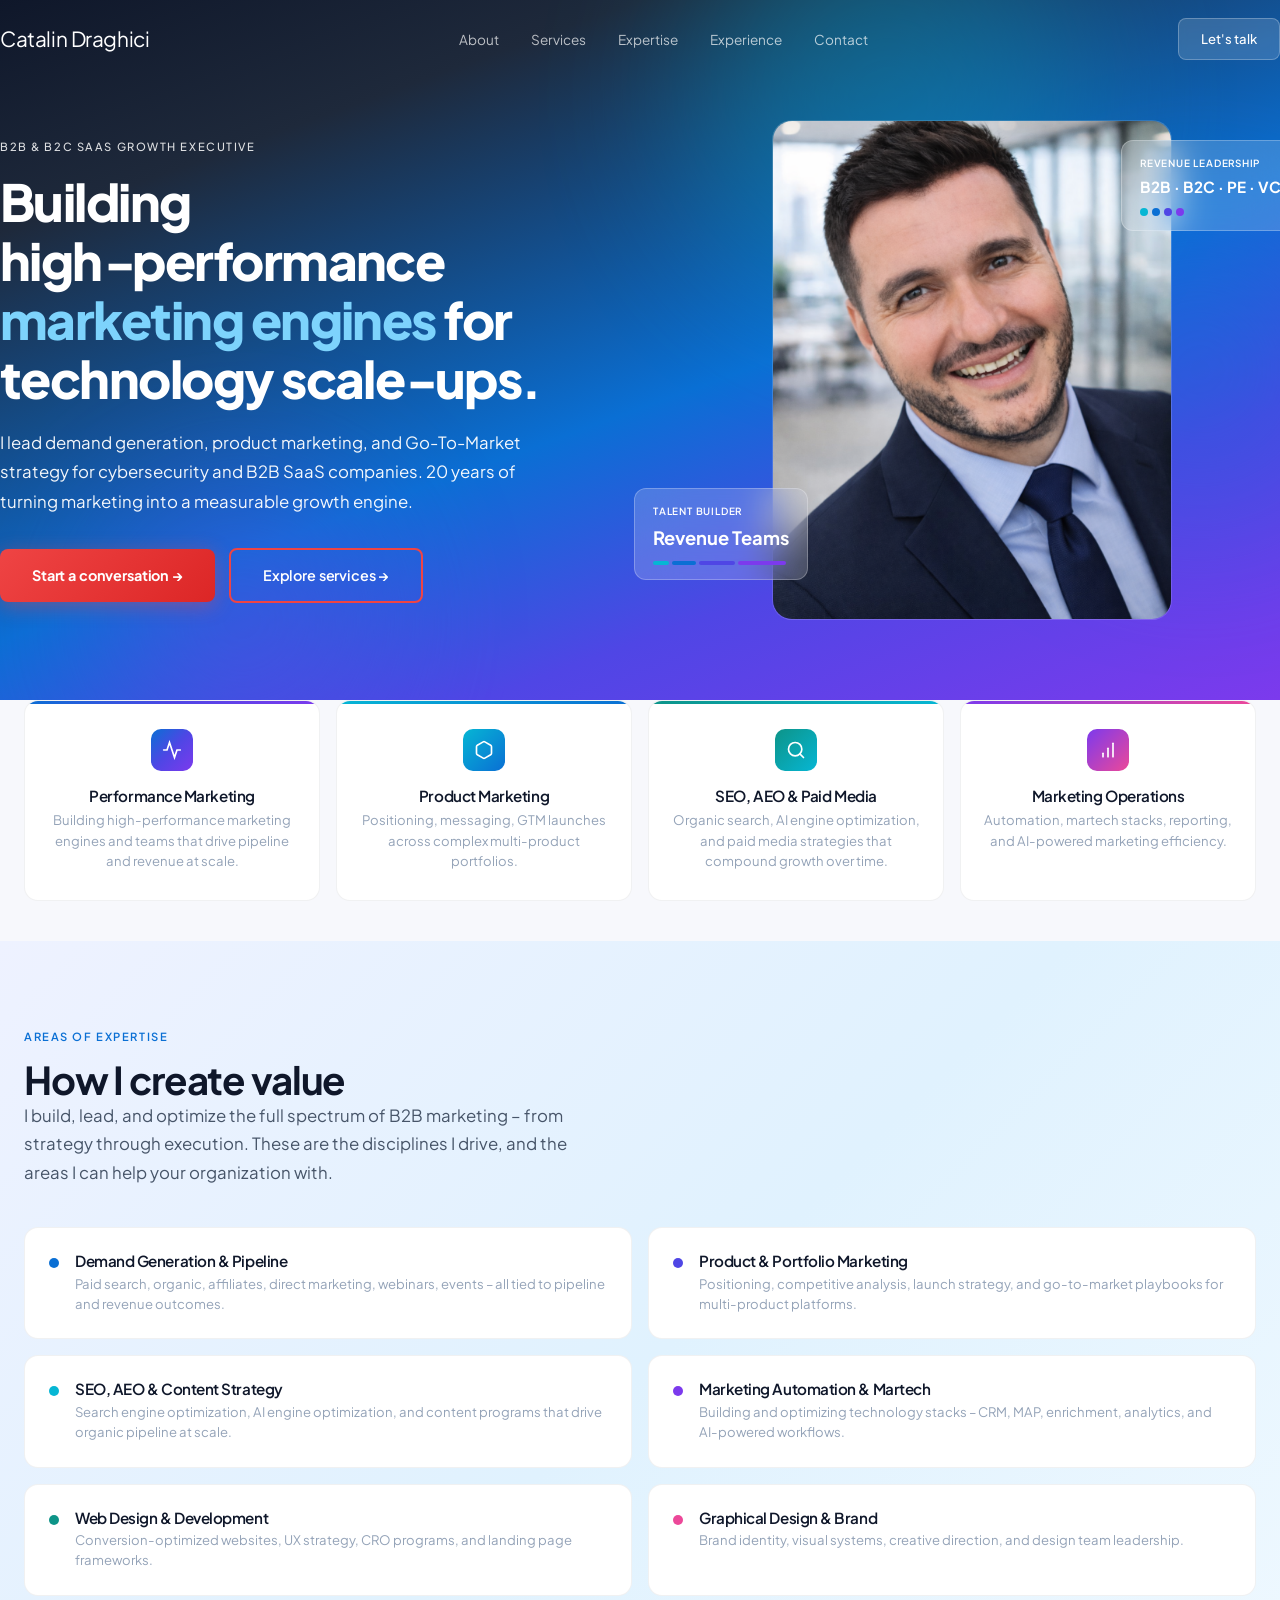
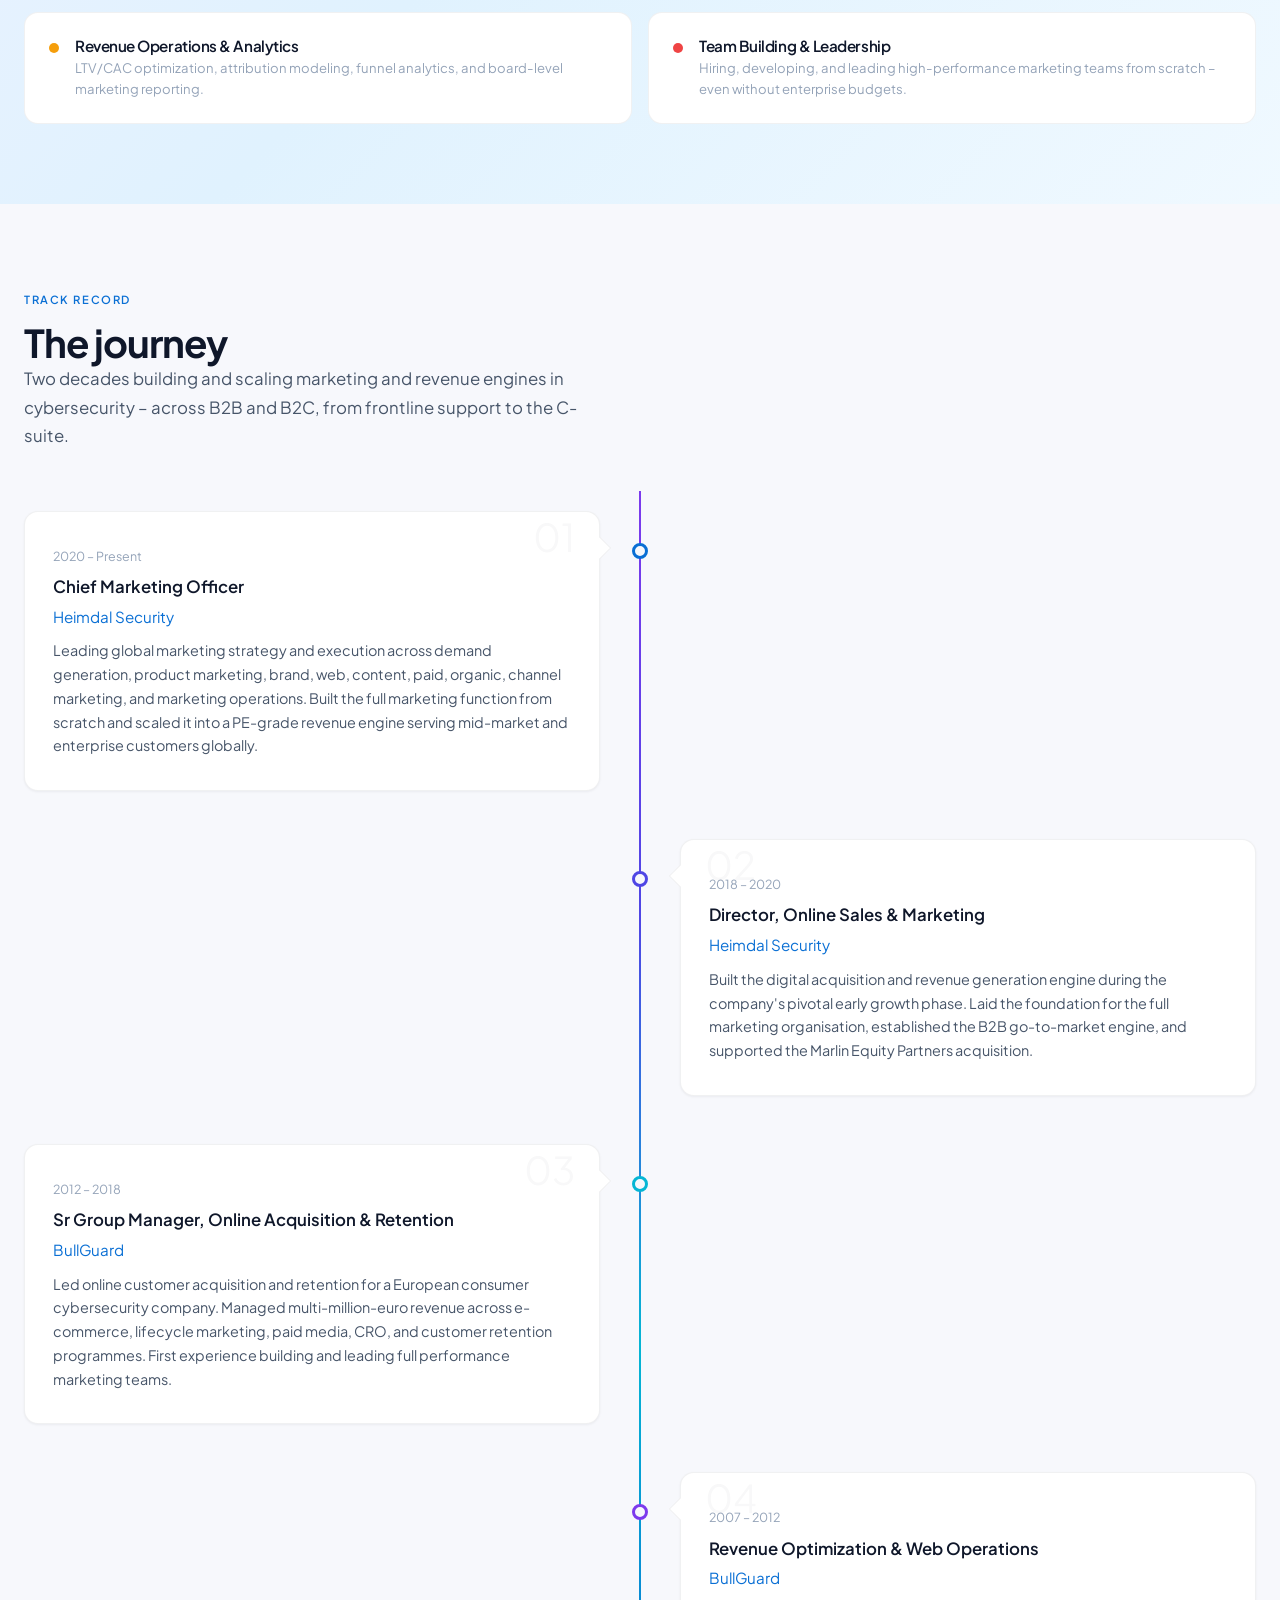
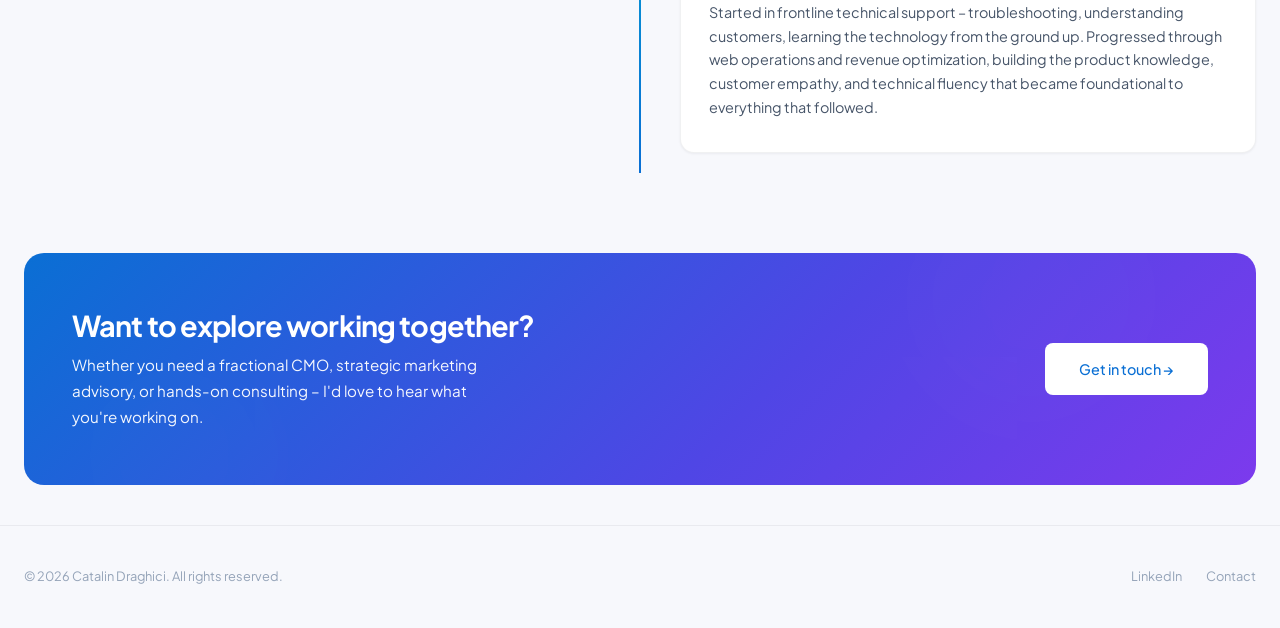
<file: index.html>
<!DOCTYPE html>
<html lang="en">
<head>
  <!-- Google tag (gtag.js) -->
  <script async src="https://www.googletagmanager.com/gtag/js?id=G-FLWECK4TRM"></script>
  <script>
    window.dataLayer = window.dataLayer || [];
    function gtag(){dataLayer.push(arguments);}
    gtag('js', new Date());
    gtag('config', 'G-FLWECK4TRM');
  </script>
  <meta charset="UTF-8">
  <meta name="viewport" content="width=device-width, initial-scale=1.0">
  <title>Catalin Draghici – B2B SaaS Growth Marketing Executive</title>
  <meta name="description" content="Catalin Draghici is a B2B SaaS marketing executive with 20 years in cybersecurity. Fractional CMO, growth advisory, and marketing consulting for technology scale-ups.">
  <meta name="keywords" content="Catalin Draghici, Fractional CMO, B2B SaaS marketing, cybersecurity marketing, demand generation, growth marketing, marketing consulting">
  <meta name="author" content="Catalin Draghici">
  <meta name="robots" content="index, follow">
  <link rel="canonical" href="https://catalindraghici.com/">
  <link rel="icon" type="image/x-icon" href="favicon.ico">
  <link rel="icon" type="image/png" sizes="32x32" href="img/favicon-32.png">
  <link rel="icon" type="image/png" sizes="192x192" href="img/favicon-192.png">
  <link rel="apple-touch-icon" href="img/apple-touch-icon.png">

  <!-- Open Graph -->
  <meta property="og:type" content="website">
  <meta property="og:title" content="Catalin Draghici – B2B SaaS Growth Marketing Executive">
  <meta property="og:description" content="Fractional CMO, growth advisory, and marketing consulting for B2B technology scale-ups. 20 years scaling cybersecurity businesses across Europe, US, and the Middle East.">
  <meta property="og:url" content="https://catalindraghici.com/">
  <meta property="og:site_name" content="Catalin Draghici">
  <meta property="og:image" content="https://www.catalindraghici.com/img/og-image.png">
  <meta property="og:image:width" content="1200">
  <meta property="og:image:height" content="630">

  <!-- Twitter Card -->
  <meta name="twitter:card" content="summary_large_image">
  <meta name="twitter:title" content="Catalin Draghici – B2B SaaS Growth Marketing Executive">
  <meta name="twitter:description" content="Fractional CMO, growth advisory, and marketing consulting for B2B technology scale-ups.">

  <!-- Schema.org Person Markup -->
  <script type="application/ld+json">
  {
    "@context": "https://schema.org",
    "@type": "Person",
    "name": "Catalin Draghici",
    "url": "https://catalindraghici.com",
    "jobTitle": "Chief Marketing Officer",
    "worksFor": {
      "@type": "Organization",
      "name": "Heimdal Security",
      "url": "https://www.heimdalsecurity.com"
    },
    "description": "B2B SaaS marketing executive with 20 years in cybersecurity. Specializes in demand generation, product marketing, and scaling technology businesses.",
    "knowsAbout": [
      "B2B SaaS Marketing",
      "Demand Generation",
      "Product Marketing",
      "Cybersecurity",
      "SEO",
      "AEO",
      "Marketing Automation",
      "Go-to-Market Strategy",
      "LTV/CAC Optimization",
      "Revenue Operations"
    ],
    "alumniOf": {
      "@type": "CollegeOrUniversity",
      "name": "University POLITEHNICA of Bucharest"
    },
    "sameAs": [
      "https://www.linkedin.com/in/catalin-draghici-37845a42/"
    ]
  }
  </script>

  <link rel="stylesheet" href="css/style.css">
</head>
<body>

  <!-- ===== NAVIGATION ===== -->
  <nav class="nav" role="navigation" aria-label="Main navigation">
    <div class="container nav-inner">
      <a href="/" class="nav-name">Catalin Draghici</a>
      <div class="nav-links">
        <a href="about.html">About</a>
        <a href="services.html">Services</a>
        <a href="/#expertise">Expertise</a>
        <a href="/#experience">Experience</a>
        <a href="contact.html">Contact</a>
      </div>
      <a href="contact.html" class="nav-cta">Let's talk</a>
      <button class="nav-toggle" aria-label="Toggle menu">
        <span></span><span></span><span></span>
      </button>
    </div>
  </nav>

  <!-- ===== HERO ===== -->
  <header class="hero">
    <div class="hero-gradient" aria-hidden="true"></div>
    <div class="hero-orbs" aria-hidden="true">
      <div class="orb orb-1"></div>
      <div class="orb orb-2"></div>
      <div class="orb orb-3"></div>
    </div>
    <div class="container hero-content">
      <div class="hero-left">
        <div class="hero-tag">B2B &amp; B2C SaaS Growth Executive</div>
        <h1>Building high&#8209;performance <em>marketing engines</em> for technology scale&#8209;ups.</h1>
        <p class="hero-sub">I lead demand generation, product marketing, and Go-To-Market strategy for cybersecurity and B2B SaaS companies. 20 years of turning marketing into a measurable growth engine.</p>
        <div class="hero-btns">
          <a href="contact.html" class="btn-white">Start a conversation &rarr;</a>
          <a href="services.html" class="btn-outline">Explore services &rarr;</a>
        </div>
      </div>
      <div class="hero-photo-wrap">
        <div class="hero-photo">
          <img src="img/catalin-draghici.png" alt="Catalin Draghici – B2B SaaS Marketing Executive" width="400" height="500">
        </div>
        <!-- Floating dashboard cards -->
        <div class="float-card fc-1">
          <div class="fc-label">Talent Builder</div>
          <div class="fc-value">Revenue Teams</div>
          <div class="fc-bar">
            <div class="fc-bar-seg" style="width:16px;background:#06B6D4"></div>
            <div class="fc-bar-seg" style="width:24px;background:#0A6FD4"></div>
            <div class="fc-bar-seg" style="width:36px;background:#4F46E5"></div>
            <div class="fc-bar-seg" style="width:48px;background:#7C3AED"></div>
          </div>
        </div>
        <div class="float-card fc-2">
          <div class="fc-label">Revenue Leadership</div>
          <div class="fc-value" style="font-size:0.95rem">B2B · B2C · PE · VC</div>
          <div class="fc-dots">
            <div class="fc-dot" style="background:#06B6D4"></div>
            <div class="fc-dot" style="background:#0A6FD4"></div>
            <div class="fc-dot" style="background:#4F46E5"></div>
            <div class="fc-dot" style="background:#7C3AED"></div>
          </div>
        </div>
      </div>
    </div>
  </header>

  <!-- ===== EXPERTISE CARDS ===== -->
  <section class="container">
    <div class="expertise-row">
      <div class="exp-card fade-in">
        <div class="exp-card-icon i1">
          <svg width="20" height="20" viewBox="0 0 24 24" fill="none" stroke="currentColor" stroke-width="2" stroke-linecap="round"><path d="M22 12h-4l-3 9L9 3l-3 9H2"/></svg>
        </div>
        <h3>Performance Marketing</h3>
        <p>Building high-performance marketing engines and teams that drive pipeline and revenue at scale.</p>
      </div>
      <div class="exp-card fade-in fade-in-delay-1">
        <div class="exp-card-icon i2">
          <svg width="20" height="20" viewBox="0 0 24 24" fill="none" stroke="currentColor" stroke-width="2" stroke-linecap="round"><path d="M21 16V8a2 2 0 0 0-1-1.73l-7-4a2 2 0 0 0-2 0l-7 4A2 2 0 0 0 3 8v8a2 2 0 0 0 1 1.73l7 4a2 2 0 0 0 2 0l7-4A2 2 0 0 0 21 16z"/></svg>
        </div>
        <h3>Product Marketing</h3>
        <p>Positioning, messaging, GTM launches across complex multi-product portfolios.</p>
      </div>
      <div class="exp-card fade-in fade-in-delay-2">
        <div class="exp-card-icon i3">
          <svg width="20" height="20" viewBox="0 0 24 24" fill="none" stroke="currentColor" stroke-width="2" stroke-linecap="round"><circle cx="11" cy="11" r="8"/><path d="m21 21-4.35-4.35"/></svg>
        </div>
        <h3>SEO, AEO &amp; Paid Media</h3>
        <p>Organic search, AI engine optimization, and paid media strategies that compound growth over time.</p>
      </div>
      <div class="exp-card fade-in fade-in-delay-3">
        <div class="exp-card-icon i4">
          <svg width="20" height="20" viewBox="0 0 24 24" fill="none" stroke="currentColor" stroke-width="2" stroke-linecap="round"><path d="M12 20V10"/><path d="M18 20V4"/><path d="M6 20v-4"/></svg>
        </div>
        <h3>Marketing Operations</h3>
        <p>Automation, martech stacks, reporting, and AI-powered marketing efficiency.</p>
      </div>
    </div>
  </section>

  <!-- ===== WHAT I DRIVE ===== -->
  <section id="expertise" class="section section-alt">
    <div class="container">
      <div class="section-tag fade-in">Areas of expertise</div>
      <h2 class="fade-in">How I create value</h2>
      <p class="section-sub fade-in">I build, lead, and optimize the full spectrum of B2B marketing – from strategy through execution. These are the disciplines I drive, and the areas I can help your organization with.</p>

      <div class="capabilities-grid">
        <div class="cap-item fade-in">
          <div class="cap-dot"></div>
          <div>
            <h4>Demand Generation &amp; Pipeline</h4>
            <p>Paid search, organic, affiliates, direct marketing, webinars, events – all tied to pipeline and revenue outcomes.</p>
          </div>
        </div>
        <div class="cap-item fade-in fade-in-delay-1">
          <div class="cap-dot"></div>
          <div>
            <h4>Product &amp; Portfolio Marketing</h4>
            <p>Positioning, competitive analysis, launch strategy, and go-to-market playbooks for multi-product platforms.</p>
          </div>
        </div>
        <div class="cap-item fade-in fade-in-delay-2">
          <div class="cap-dot"></div>
          <div>
            <h4>SEO, AEO &amp; Content Strategy</h4>
            <p>Search engine optimization, AI engine optimization, and content programs that drive organic pipeline at scale.</p>
          </div>
        </div>
        <div class="cap-item fade-in fade-in-delay-3">
          <div class="cap-dot"></div>
          <div>
            <h4>Marketing Automation &amp; Martech</h4>
            <p>Building and optimizing technology stacks – CRM, MAP, enrichment, analytics, and AI-powered workflows.</p>
          </div>
        </div>
        <div class="cap-item fade-in">
          <div class="cap-dot"></div>
          <div>
            <h4>Web Design &amp; Development</h4>
            <p>Conversion-optimized websites, UX strategy, CRO programs, and landing page frameworks.</p>
          </div>
        </div>
        <div class="cap-item fade-in fade-in-delay-1">
          <div class="cap-dot"></div>
          <div>
            <h4>Graphical Design &amp; Brand</h4>
            <p>Brand identity, visual systems, creative direction, and design team leadership.</p>
          </div>
        </div>
        <div class="cap-item fade-in fade-in-delay-2">
          <div class="cap-dot"></div>
          <div>
            <h4>Revenue Operations &amp; Analytics</h4>
            <p>LTV/CAC optimization, attribution modeling, funnel analytics, and board-level marketing reporting.</p>
          </div>
        </div>
        <div class="cap-item fade-in fade-in-delay-3">
          <div class="cap-dot"></div>
          <div>
            <h4>Team Building &amp; Leadership</h4>
            <p>Hiring, developing, and leading high-performance marketing teams from scratch – even without enterprise budgets.</p>
          </div>
        </div>
      </div>
    </div>
  </section>

  <!-- ===== EXPERIENCE JOURNEY (ZIG-ZAG) ===== -->
  <section id="experience" class="section">
    <div class="container">
      <div class="section-tag fade-in">Track record</div>
      <h2 class="fade-in">The journey</h2>
      <p class="section-sub fade-in">Two decades building and scaling marketing and revenue engines in cybersecurity – across B2B and B2C, from frontline support to the C-suite.</p>

      <div class="journey">
        <div class="journey-step fade-in">
          <div class="journey-card">
            <div class="journey-num">01</div>
            <div class="timeline-date">2020 – Present</div>
            <div class="timeline-role" style="margin-top:6px;">Chief Marketing Officer</div>
            <div class="timeline-co">Heimdal Security</div>
            <div class="timeline-desc">Leading global marketing strategy and execution across demand generation, product marketing, brand, web, content, paid, organic, channel marketing, and marketing operations. Built the full marketing function from scratch and scaled it into a PE-grade revenue engine serving mid-market and enterprise customers globally.</div>
          </div>
          <div class="journey-dot"></div>
        </div>
        <div class="journey-step fade-in fade-in-delay-1">
          <div class="journey-card">
            <div class="journey-num">02</div>
            <div class="timeline-date">2018 – 2020</div>
            <div class="timeline-role" style="margin-top:6px;">Director, Online Sales &amp; Marketing</div>
            <div class="timeline-co">Heimdal Security</div>
            <div class="timeline-desc">Built the digital acquisition and revenue generation engine during the company's pivotal early growth phase. Laid the foundation for the full marketing organisation, established the B2B go-to-market engine, and supported the Marlin Equity Partners acquisition.</div>
          </div>
          <div class="journey-dot"></div>
        </div>
        <div class="journey-step fade-in fade-in-delay-2">
          <div class="journey-card">
            <div class="journey-num">03</div>
            <div class="timeline-date">2012 – 2018</div>
            <div class="timeline-role" style="margin-top:6px;">Sr Group Manager, Online Acquisition &amp; Retention</div>
            <div class="timeline-co">BullGuard</div>
            <div class="timeline-desc">Led online customer acquisition and retention for a European consumer cybersecurity company. Managed multi-million-euro revenue across e-commerce, lifecycle marketing, paid media, CRO, and customer retention programmes. First experience building and leading full performance marketing teams.</div>
          </div>
          <div class="journey-dot"></div>
        </div>
        <div class="journey-step fade-in fade-in-delay-3">
          <div class="journey-card">
            <div class="journey-num">04</div>
            <div class="timeline-date">2007 – 2012</div>
            <div class="timeline-role" style="margin-top:6px;">Revenue Optimization &amp; Web Operations</div>
            <div class="timeline-co">BullGuard</div>
            <div class="timeline-desc">Started in frontline technical support – troubleshooting, understanding customers, learning the technology from the ground up. Progressed through web operations and revenue optimization, building the product knowledge, customer empathy, and technical fluency that became foundational to everything that followed.</div>
          </div>
          <div class="journey-dot"></div>
        </div>
      </div>
    </div>
  </section>

  <!-- ===== CTA BAND ===== -->
  <section class="container">
    <div class="cta-band">
      <div class="orb cta-orb-1" aria-hidden="true"></div>
      <div class="orb cta-orb-2" aria-hidden="true"></div>
      <div class="cta-text">
        <h2>Want to explore working together?</h2>
        <p>Whether you need a fractional CMO, strategic marketing advisory, or hands-on consulting – I'd love to hear what you're working on.</p>
      </div>
      <a href="contact.html" class="btn-cta">Get in touch &rarr;</a>
    </div>
  </section>

  <!-- ===== FOOTER ===== -->
  <footer class="footer">
    <div class="container footer-inner">
      <span class="footer-copy">&copy; 2026 Catalin Draghici. All rights reserved.</span>
      <div class="footer-links">
        <a href="https://www.linkedin.com/in/catalin-draghici-37845a42/" target="_blank" rel="noopener">LinkedIn</a>
        <a href="contact.html">Contact</a>
      </div>
    </div>
  </footer>

  <script src="js/main.js"></script>
</body>
</html>
</file>
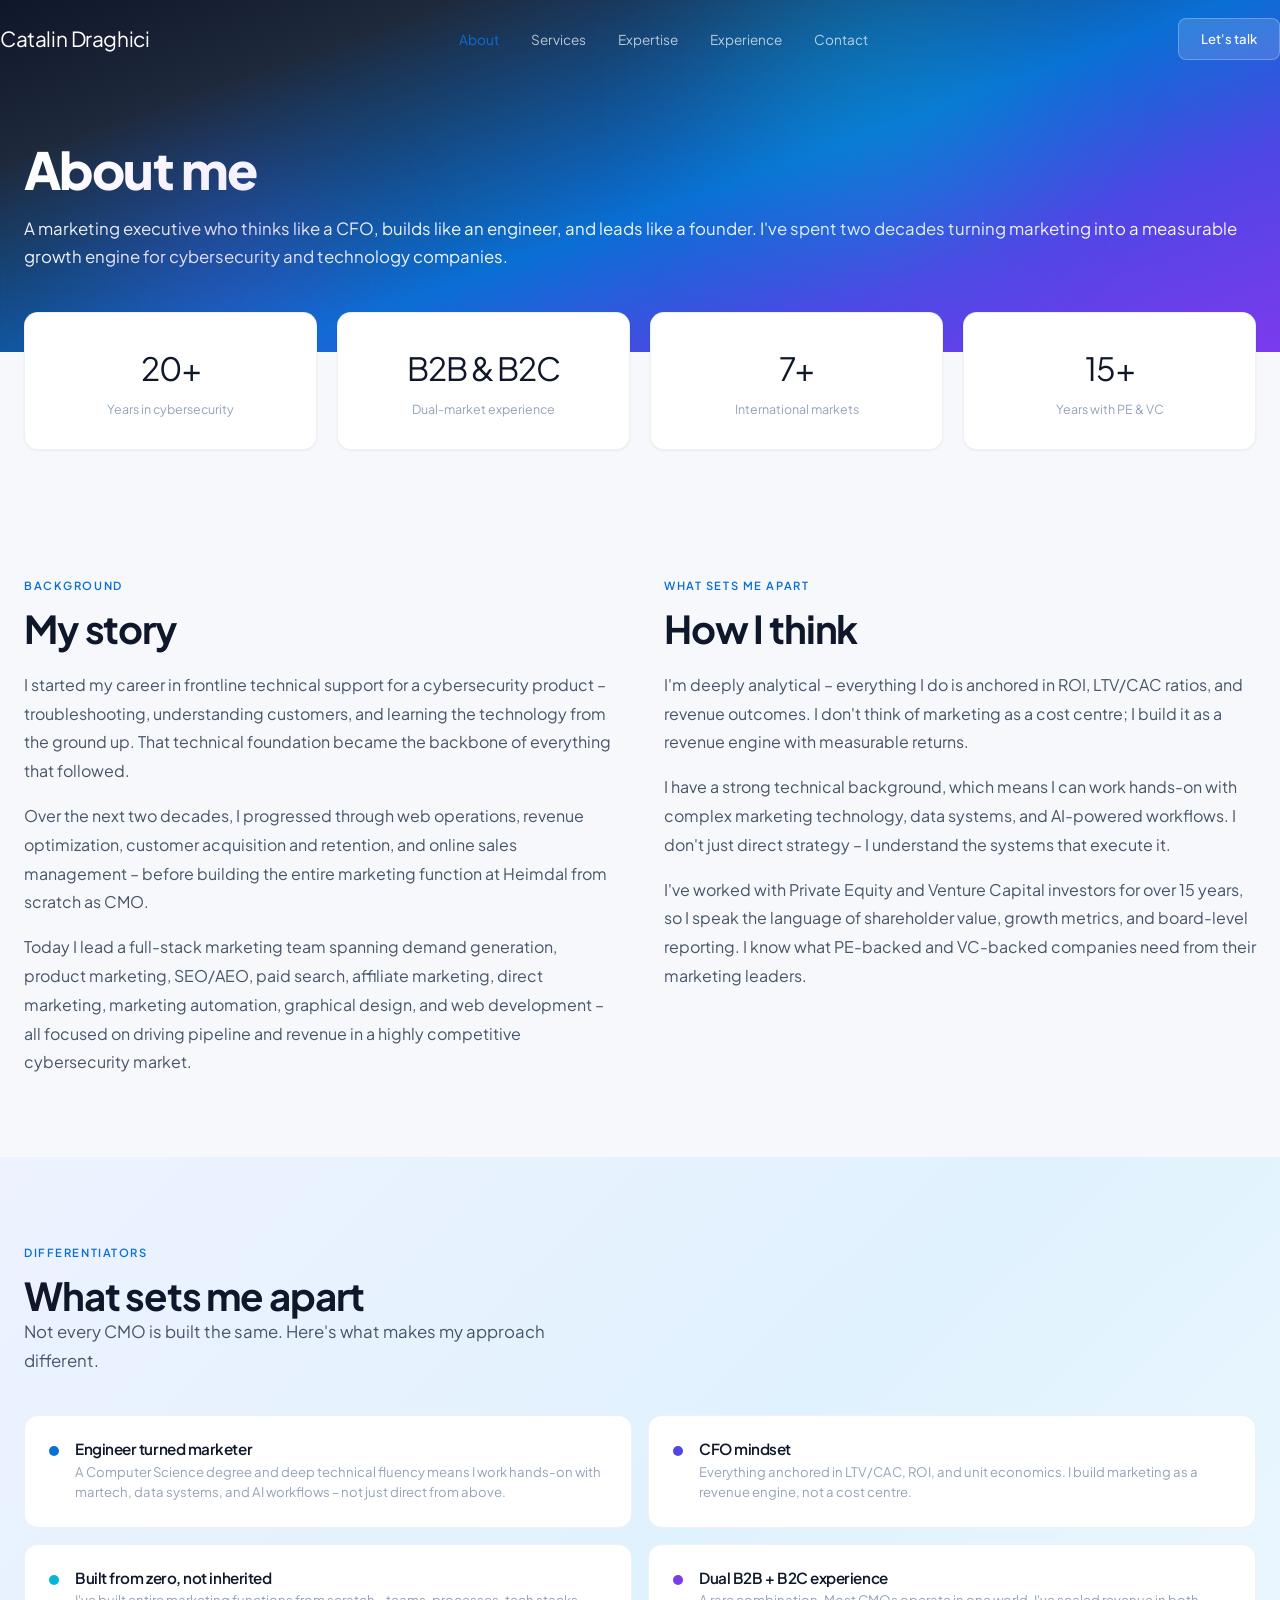
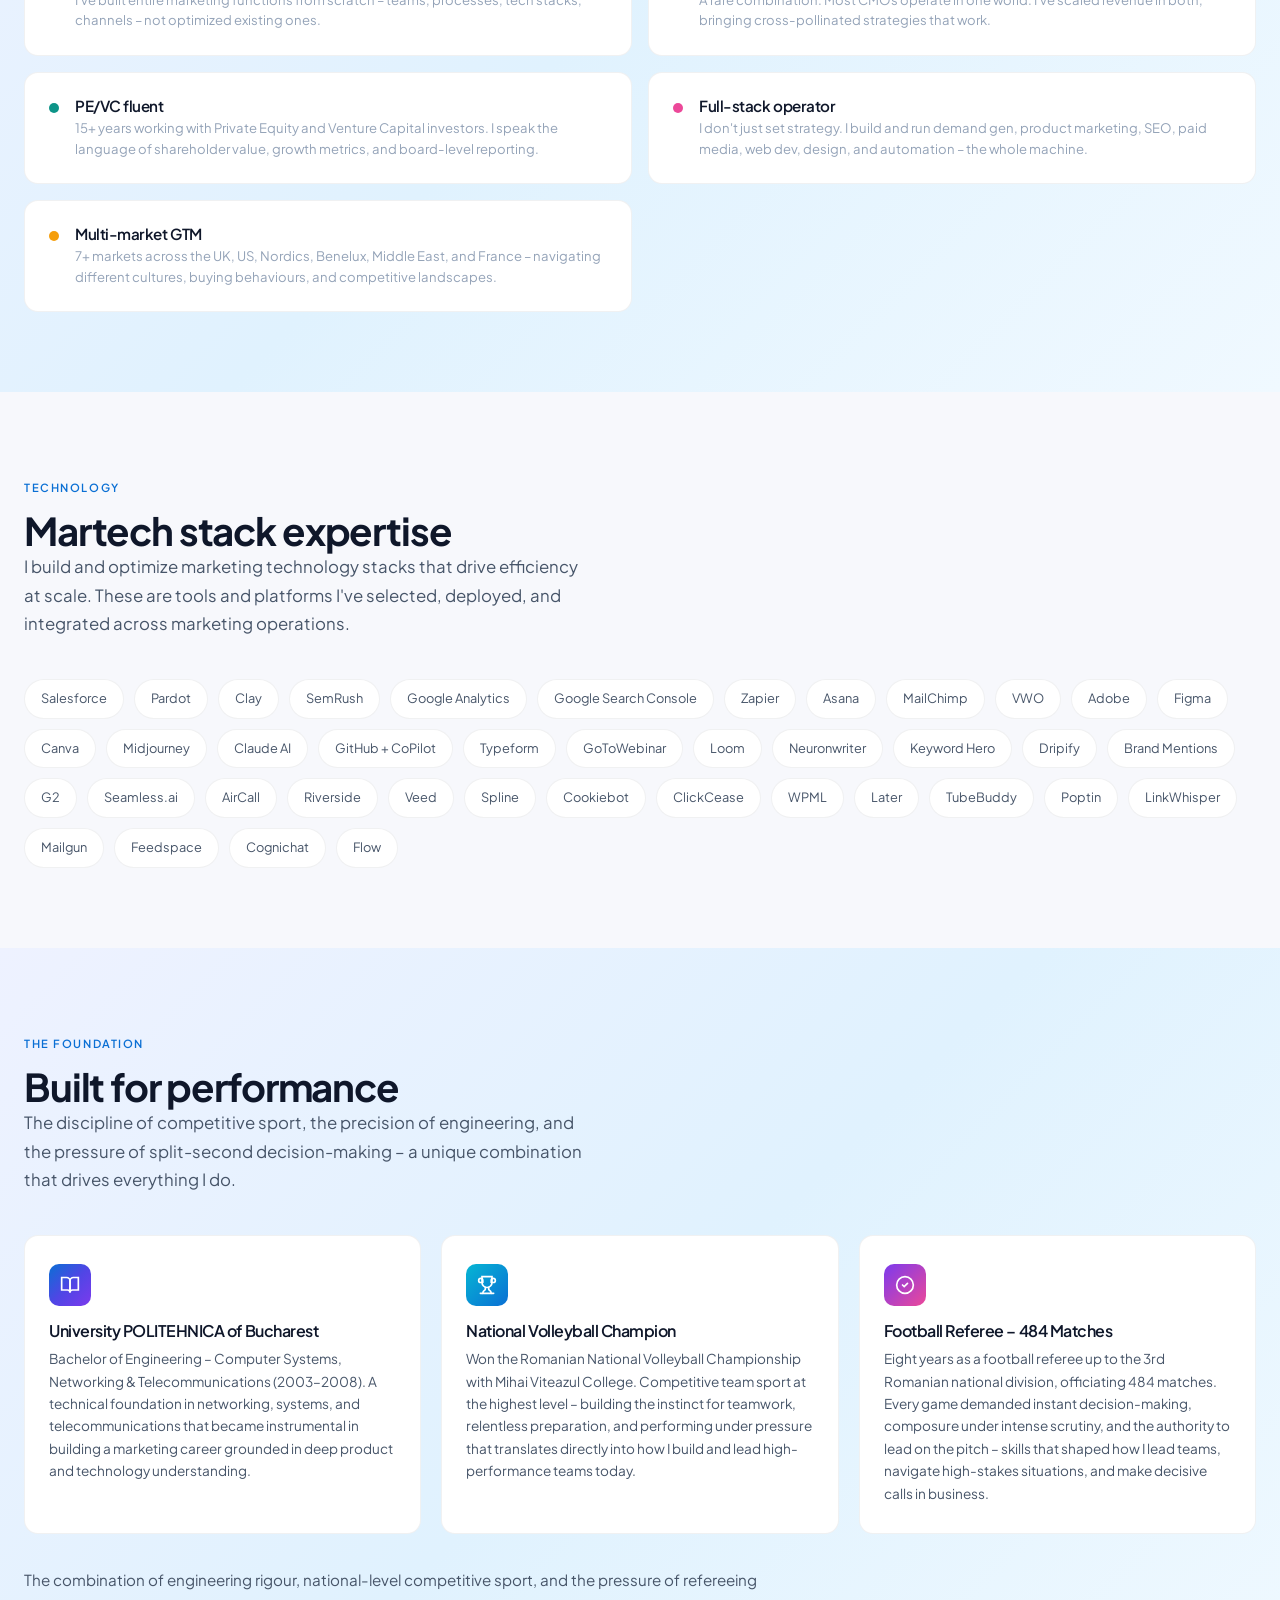
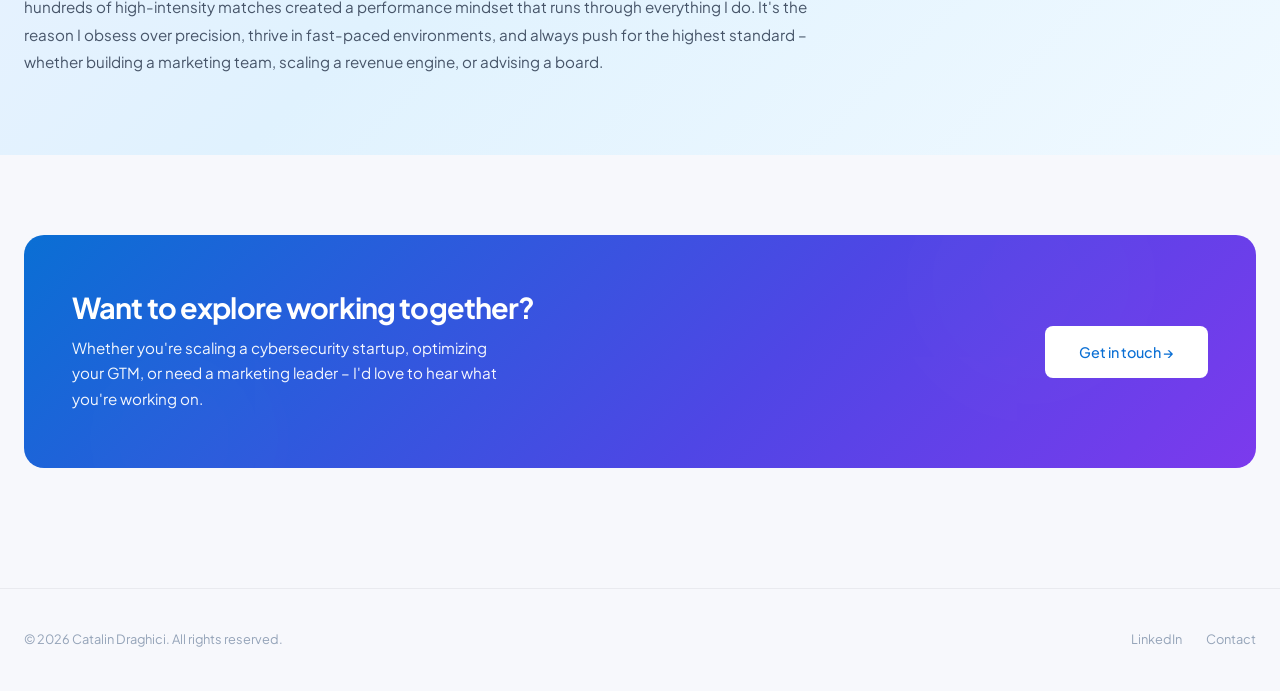
<file: about.html>
<!DOCTYPE html>
<html lang="en">
<head>
  <!-- Google tag (gtag.js) -->
  <script async src="https://www.googletagmanager.com/gtag/js?id=G-FLWECK4TRM"></script>
  <script>
    window.dataLayer = window.dataLayer || [];
    function gtag(){dataLayer.push(arguments);}
    gtag('js', new Date());
    gtag('config', 'G-FLWECK4TRM');
  </script>
  <meta charset="UTF-8">
  <meta name="viewport" content="width=device-width, initial-scale=1.0">
  <title>About – Catalin Draghici | B2B SaaS Marketing Executive</title>
  <meta name="description" content="Learn about Catalin Draghici's 20-year career scaling cybersecurity businesses, building high-performance marketing teams, and driving B2B SaaS growth across Europe and the US.">
  <meta name="robots" content="index, follow">
  <link rel="icon" type="image/x-icon" href="favicon.ico">
  <link rel="icon" type="image/png" sizes="32x32" href="img/favicon-32.png">
  <link rel="icon" type="image/png" sizes="192x192" href="img/favicon-192.png">
  <link rel="apple-touch-icon" href="img/apple-touch-icon.png">
  <link rel="canonical" href="https://catalindraghici.com/about.html">

  <meta property="og:type" content="profile">
  <meta property="og:title" content="About – Catalin Draghici">
  <meta property="og:description" content="20 years scaling cybersecurity businesses. Fractional CMO, growth advisory, and marketing consulting.">
  <meta property="og:url" content="https://catalindraghici.com/about.html">

  <link rel="stylesheet" href="css/style.css">
</head>
<body>

  <!-- ===== NAVIGATION ===== -->
  <nav class="nav scrolled" role="navigation" aria-label="Main navigation">
    <div class="container nav-inner">
      <a href="/" class="nav-name">Catalin Draghici</a>
      <div class="nav-links">
        <a href="about.html" style="color:var(--accent)">About</a>
        <a href="services.html">Services</a>
        <a href="/#expertise">Expertise</a>
        <a href="/#experience">Experience</a>
        <a href="contact.html">Contact</a>
      </div>
      <a href="contact.html" class="nav-cta">Let's talk</a>
      <button class="nav-toggle" aria-label="Toggle menu">
        <span></span><span></span><span></span>
      </button>
    </div>
  </nav>

  <!-- ===== PAGE HERO ===== -->
  <header class="page-hero">
    <div class="orb" style="width:300px;height:300px;background:#06B6D4;top:-60px;right:20%;" aria-hidden="true"></div>
    <div class="orb" style="width:200px;height:200px;background:#7C3AED;bottom:-40px;left:10%;" aria-hidden="true"></div>
    <div class="container">
      <h1>About me</h1>
      <p>A marketing executive who thinks like a CFO, builds like an engineer, and leads like a founder. I've spent two decades turning marketing into a measurable growth engine for cybersecurity and technology companies.</p>
    </div>
  </header>

  <!-- ===== STATS ===== -->
  <section class="container">
    <div class="stats-row">
      <div class="stat-card fade-in">
        <div class="stat-num">20+</div>
        <div class="stat-label">Years in cybersecurity</div>
      </div>
      <div class="stat-card fade-in fade-in-delay-1">
        <div class="stat-num">B2B &amp; B2C</div>
        <div class="stat-label">Dual-market experience</div>
      </div>
      <div class="stat-card fade-in fade-in-delay-2">
        <div class="stat-num">7+</div>
        <div class="stat-label">International markets</div>
      </div>
      <div class="stat-card fade-in fade-in-delay-3">
        <div class="stat-num">15+</div>
        <div class="stat-label">Years with PE &amp; VC</div>
      </div>
    </div>
  </section>

  <!-- ===== BIO ===== -->
  <section class="section">
    <div class="container">
      <div style="display:grid; grid-template-columns:1fr 1fr; gap:48px; align-items:start;">
        <div class="fade-in">
          <div class="section-tag">Background</div>
          <h2>My story</h2>
          <p style="margin-top:20px; line-height:1.8;">I started my career in frontline technical support for a cybersecurity product – troubleshooting, understanding customers, and learning the technology from the ground up. That technical foundation became the backbone of everything that followed.</p>
          <p style="margin-top:16px; line-height:1.8;">Over the next two decades, I progressed through web operations, revenue optimization, customer acquisition and retention, and online sales management – before building the entire marketing function at Heimdal from scratch as CMO.</p>
          <p style="margin-top:16px; line-height:1.8;">Today I lead a full-stack marketing team spanning demand generation, product marketing, SEO/AEO, paid search, affiliate marketing, direct marketing, marketing automation, graphical design, and web development – all focused on driving pipeline and revenue in a highly competitive cybersecurity market.</p>
        </div>
        <div class="fade-in fade-in-delay-2">
          <div class="section-tag">What sets me apart</div>
          <h2>How I think</h2>
          <p style="margin-top:20px; line-height:1.8;">I'm deeply analytical – everything I do is anchored in ROI, LTV/CAC ratios, and revenue outcomes. I don't think of marketing as a cost centre; I build it as a revenue engine with measurable returns.</p>
          <p style="margin-top:16px; line-height:1.8;">I have a strong technical background, which means I can work hands-on with complex marketing technology, data systems, and AI-powered workflows. I don't just direct strategy – I understand the systems that execute it.</p>
          <p style="margin-top:16px; line-height:1.8;">I've worked with Private Equity and Venture Capital investors for over 15 years, so I speak the language of shareholder value, growth metrics, and board-level reporting. I know what PE-backed and VC-backed companies need from their marketing leaders.</p>
        </div>
      </div>
    </div>
  </section>

  <!-- ===== INDUSTRIES & MARKETS ===== -->
  <!-- ===== WHAT SETS ME APART ===== -->
  <section class="section section-alt">
    <div class="container">
      <div class="section-tag fade-in">Differentiators</div>
      <h2 class="fade-in">What sets me apart</h2>
      <p class="section-sub fade-in">Not every CMO is built the same. Here's what makes my approach different.</p>
      <div style="display:grid; grid-template-columns:1fr 1fr; gap:16px; margin-top:8px;">
        <div class="cap-item fade-in">
          <div class="cap-dot" style="background:var(--accent)"></div>
          <div>
            <h4>Engineer turned marketer</h4>
            <p>A Computer Science degree and deep technical fluency means I work hands-on with martech, data systems, and AI workflows – not just direct from above.</p>
          </div>
        </div>
        <div class="cap-item fade-in fade-in-delay-1">
          <div class="cap-dot" style="background:var(--accent2)"></div>
          <div>
            <h4>CFO mindset</h4>
            <p>Everything anchored in LTV/CAC, ROI, and unit economics. I build marketing as a revenue engine, not a cost centre.</p>
          </div>
        </div>
        <div class="cap-item fade-in fade-in-delay-2">
          <div class="cap-dot" style="background:var(--accent3)"></div>
          <div>
            <h4>Built from zero, not inherited</h4>
            <p>I've built entire marketing functions from scratch – teams, processes, tech stacks, channels – not optimized existing ones.</p>
          </div>
        </div>
        <div class="cap-item fade-in fade-in-delay-3">
          <div class="cap-dot" style="background:var(--accent4)"></div>
          <div>
            <h4>Dual B2B + B2C experience</h4>
            <p>A rare combination. Most CMOs operate in one world. I've scaled revenue in both, bringing cross-pollinated strategies that work.</p>
          </div>
        </div>
        <div class="cap-item fade-in">
          <div class="cap-dot" style="background:var(--accent5)"></div>
          <div>
            <h4>PE/VC fluent</h4>
            <p>15+ years working with Private Equity and Venture Capital investors. I speak the language of shareholder value, growth metrics, and board-level reporting.</p>
          </div>
        </div>
        <div class="cap-item fade-in fade-in-delay-1">
          <div class="cap-dot" style="background:#EC4899"></div>
          <div>
            <h4>Full-stack operator</h4>
            <p>I don't just set strategy. I build and run demand gen, product marketing, SEO, paid media, web dev, design, and automation – the whole machine.</p>
          </div>
        </div>
        <div class="cap-item fade-in fade-in-delay-2">
          <div class="cap-dot" style="background:#F59E0B"></div>
          <div>
            <h4>Multi-market GTM</h4>
            <p>7+ markets across the UK, US, Nordics, Benelux, Middle East, and France – navigating different cultures, buying behaviours, and competitive landscapes.</p>
          </div>
        </div>
      </div>
    </div>
  </section>

  <!-- ===== MARTECH EXPERTISE ===== -->
  <section class="section">
    <div class="container">
      <div class="section-tag fade-in">Technology</div>
      <h2 class="fade-in">Martech stack expertise</h2>
      <p class="section-sub fade-in">I build and optimize marketing technology stacks that drive efficiency at scale. These are tools and platforms I've selected, deployed, and integrated across marketing operations.</p>
      <div class="badge-grid fade-in">
        <span class="badge">Salesforce</span>
        <span class="badge">Pardot</span>
        <span class="badge">Clay</span>
        <span class="badge">SemRush</span>
        <span class="badge">Google Analytics</span>
        <span class="badge">Google Search Console</span>
        <span class="badge">Zapier</span>
        <span class="badge">Asana</span>
        <span class="badge">MailChimp</span>
        <span class="badge">VWO</span>
        <span class="badge">Adobe</span>
        <span class="badge">Figma</span>
        <span class="badge">Canva</span>
        <span class="badge">Midjourney</span>
        <span class="badge">Claude AI</span>
        <span class="badge">GitHub + CoPilot</span>
        <span class="badge">Typeform</span>
        <span class="badge">GoToWebinar</span>
        <span class="badge">Loom</span>
        <span class="badge">Neuronwriter</span>
        <span class="badge">Keyword Hero</span>
        <span class="badge">Dripify</span>
        <span class="badge">Brand Mentions</span>
        <span class="badge">G2</span>
        <span class="badge">Seamless.ai</span>
        <span class="badge">AirCall</span>
        <span class="badge">Riverside</span>
        <span class="badge">Veed</span>
        <span class="badge">Spline</span>
        <span class="badge">Cookiebot</span>
        <span class="badge">ClickCease</span>
        <span class="badge">WPML</span>
        <span class="badge">Later</span>
        <span class="badge">TubeBuddy</span>
        <span class="badge">Poptin</span>
        <span class="badge">LinkWhisper</span>
        <span class="badge">Mailgun</span>
        <span class="badge">Feedspace</span>
        <span class="badge">Cognichat</span>
        <span class="badge">Flow</span>
      </div>
    </div>
  </section>

  <!-- ===== BUILT FOR PERFORMANCE ===== -->
  <section class="section section-alt">
    <div class="container">
      <div class="section-tag fade-in">The foundation</div>
      <h2 class="fade-in">Built for performance</h2>
      <p class="section-sub fade-in">The discipline of competitive sport, the precision of engineering, and the pressure of split-second decision-making – a unique combination that drives everything I do.</p>

      <div style="display:grid; grid-template-columns:repeat(3, 1fr); gap:20px; margin-top:8px;">
        <div class="fade-in" style="background:var(--surface); border-radius:var(--radius); padding:28px 24px; border:0.5px solid var(--border);">
          <div style="display:inline-flex;align-items:center;justify-content:center;width:42px;height:42px;border-radius:10px;background:var(--grad-btn);margin-bottom:16px;">
            <svg width="20" height="20" viewBox="0 0 24 24" fill="none" stroke="white" stroke-width="2" stroke-linecap="round"><path d="M2 3h6a4 4 0 0 1 4 4v14a3 3 0 0 0-3-3H2z"/><path d="M22 3h-6a4 4 0 0 0-4 4v14a3 3 0 0 1 3-3h7z"/></svg>
          </div>
          <h4 style="font-family:var(--fb); font-weight:600; font-size:1rem; color:var(--text-h); margin-bottom:8px;">University POLITEHNICA of Bucharest</h4>
          <p style="font-size:0.85rem; line-height:1.65;">Bachelor of Engineering – Computer Systems, Networking &amp; Telecommunications (2003–2008). A technical foundation in networking, systems, and telecommunications that became instrumental in building a marketing career grounded in deep product and technology understanding.</p>
        </div>
        <div class="fade-in fade-in-delay-1" style="background:var(--surface); border-radius:var(--radius); padding:28px 24px; border:0.5px solid var(--border);">
          <div style="display:inline-flex;align-items:center;justify-content:center;width:42px;height:42px;border-radius:10px;background:var(--grad-cyan);margin-bottom:16px;">
            <svg width="20" height="20" viewBox="0 0 24 24" fill="none" stroke="white" stroke-width="2" stroke-linecap="round"><path d="M6 9H4.5a2.5 2.5 0 0 1 0-5C5.9 4 7 5.1 7 6.5V9"/><path d="M18 9h1.5a2.5 2.5 0 0 0 0-5C18.1 4 17 5.1 17 6.5V9"/><path d="M4 22h16"/><path d="M10 14.66V17c0 .55-.47.98-.97 1.21C7.85 18.75 7 20.24 7 22"/><path d="M14 14.66V17c0 .55.47.98.97 1.21C16.15 18.75 17 20.24 17 22"/><path d="M18 2H6v7a6 6 0 0 0 12 0V2Z"/></svg>
          </div>
          <h4 style="font-family:var(--fb); font-weight:600; font-size:1rem; color:var(--text-h); margin-bottom:8px;">National Volleyball Champion</h4>
          <p style="font-size:0.85rem; line-height:1.65;">Won the Romanian National Volleyball Championship with Mihai Viteazul College. Competitive team sport at the highest level – building the instinct for teamwork, relentless preparation, and performing under pressure that translates directly into how I build and lead high-performance teams today.</p>
        </div>
        <div class="fade-in fade-in-delay-2" style="background:var(--surface); border-radius:var(--radius); padding:28px 24px; border:0.5px solid var(--border);">
          <div style="display:inline-flex;align-items:center;justify-content:center;width:42px;height:42px;border-radius:10px;background:var(--grad-purple);margin-bottom:16px;">
            <svg width="20" height="20" viewBox="0 0 24 24" fill="none" stroke="white" stroke-width="2" stroke-linecap="round"><circle cx="12" cy="12" r="10"/><path d="m9 12 2 2 4-4"/></svg>
          </div>
          <h4 style="font-family:var(--fb); font-weight:600; font-size:1rem; color:var(--text-h); margin-bottom:8px;">Football Referee – 484 Matches</h4>
          <p style="font-size:0.85rem; line-height:1.65;">Eight years as a football referee up to the 3rd Romanian national division, officiating 484 matches. Every game demanded instant decision-making, composure under intense scrutiny, and the authority to lead on the pitch – skills that shaped how I lead teams, navigate high-stakes situations, and make decisive calls in business.</p>
        </div>
      </div>

      <p class="fade-in" style="margin-top:32px; max-width:800px; font-size:0.95rem; line-height:1.8; color:var(--text-b);">The combination of engineering rigour, national-level competitive sport, and the pressure of refereeing hundreds of high-intensity matches created a performance mindset that runs through everything I do. It's the reason I obsess over precision, thrive in fast-paced environments, and always push for the highest standard – whether building a marketing team, scaling a revenue engine, or advising a board.</p>
    </div>
  </section>

  <!-- ===== CTA ===== -->
  <section class="section">
    <div class="container">
      <div class="cta-band">
        <div class="orb cta-orb-1" aria-hidden="true"></div>
        <div class="orb cta-orb-2" aria-hidden="true"></div>
        <div class="cta-text">
          <h2>Want to explore working together?</h2>
          <p>Whether you're scaling a cybersecurity startup, optimizing your GTM, or need a marketing leader – I'd love to hear what you're working on.</p>
        </div>
        <a href="contact.html" class="btn-cta">Get in touch &rarr;</a>
      </div>
    </div>
  </section>

  <!-- ===== FOOTER ===== -->
  <footer class="footer">
    <div class="container footer-inner">
      <span class="footer-copy">&copy; 2026 Catalin Draghici. All rights reserved.</span>
      <div class="footer-links">
        <a href="https://www.linkedin.com/in/catalin-draghici-37845a42/" target="_blank" rel="noopener">LinkedIn</a>
        <a href="contact.html">Contact</a>
      </div>
    </div>
  </footer>

  <script src="js/main.js"></script>
</body>
</html>
</file>
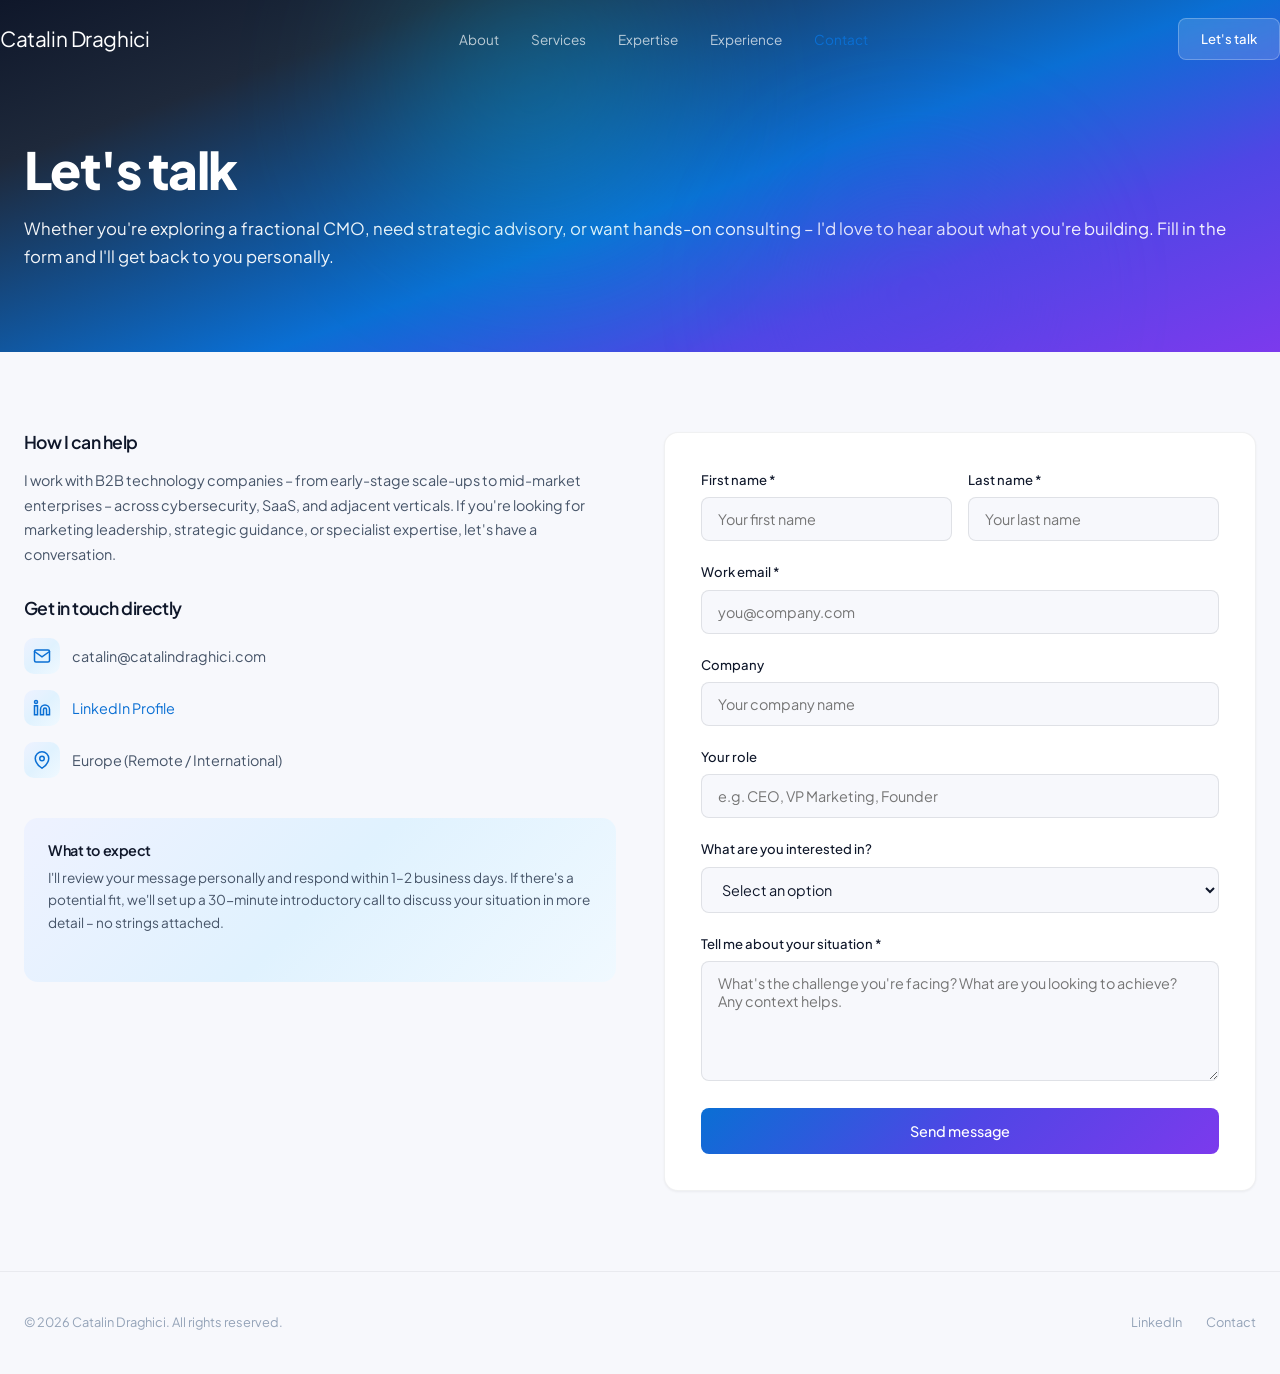
<file: contact.html>
<!DOCTYPE html>
<html lang="en">
<head>
  <!-- Google tag (gtag.js) -->
  <script async src="https://www.googletagmanager.com/gtag/js?id=G-FLWECK4TRM"></script>
  <script>
    window.dataLayer = window.dataLayer || [];
    function gtag(){dataLayer.push(arguments);}
    gtag('js', new Date());
    gtag('config', 'G-FLWECK4TRM');
  </script>
  <meta charset="UTF-8">
  <meta name="viewport" content="width=device-width, initial-scale=1.0">
  <title>Contact – Catalin Draghici | Let's Talk</title>
  <meta name="description" content="Get in touch with Catalin Draghici for fractional CMO services, growth advisory, or marketing consulting. Contact form for B2B technology companies.">
  <meta name="robots" content="index, follow">
  <link rel="icon" type="image/x-icon" href="favicon.ico">
  <link rel="icon" type="image/png" sizes="32x32" href="img/favicon-32.png">
  <link rel="icon" type="image/png" sizes="192x192" href="img/favicon-192.png">
  <link rel="apple-touch-icon" href="img/apple-touch-icon.png">
  <link rel="canonical" href="https://catalindraghici.com/contact.html">

  <meta property="og:type" content="website">
  <meta property="og:title" content="Contact – Catalin Draghici">
  <meta property="og:description" content="Get in touch for fractional CMO services, growth advisory, or marketing consulting.">
  <meta property="og:url" content="https://catalindraghici.com/contact.html">

  <link rel="stylesheet" href="css/style.css">
</head>
<body>

  <!-- ===== NAVIGATION ===== -->
  <nav class="nav scrolled" role="navigation" aria-label="Main navigation">
    <div class="container nav-inner">
      <a href="/" class="nav-name">Catalin Draghici</a>
      <div class="nav-links">
        <a href="about.html">About</a>
        <a href="services.html">Services</a>
        <a href="/#expertise">Expertise</a>
        <a href="/#experience">Experience</a>
        <a href="contact.html" style="color:var(--accent)">Contact</a>
      </div>
      <a href="contact.html" class="nav-cta">Let's talk</a>
      <button class="nav-toggle" aria-label="Toggle menu">
        <span></span><span></span><span></span>
      </button>
    </div>
  </nav>

  <!-- ===== PAGE HERO ===== -->
  <header class="page-hero">
    <div class="orb" style="width:300px;height:300px;background:#06B6D4;top:-60px;left:30%;" aria-hidden="true"></div>
    <div class="orb" style="width:220px;height:220px;background:#4F46E5;bottom:-50px;right:20%;" aria-hidden="true"></div>
    <div class="container">
      <h1>Let's talk</h1>
      <p>Whether you're exploring a fractional CMO, need strategic advisory, or want hands-on consulting – I'd love to hear about what you're building. Fill in the form and I'll get back to you personally.</p>
    </div>
  </header>

  <!-- ===== CONTACT SECTION ===== -->
  <section class="section">
    <div class="container">
      <div class="contact-grid">
        <!-- Left: Contact Info -->
        <div class="contact-info fade-in">
          <h3>How I can help</h3>
          <p>I work with B2B technology companies – from early-stage scale-ups to mid-market enterprises – across cybersecurity, SaaS, and adjacent verticals. If you're looking for marketing leadership, strategic guidance, or specialist expertise, let's have a conversation.</p>

          <div style="margin-top:32px;">
            <h3 style="margin-bottom:20px;">Get in touch directly</h3>
            <div class="contact-detail">
              <div class="contact-detail-icon">
                <svg width="18" height="18" viewBox="0 0 24 24" fill="none" stroke="currentColor" stroke-width="2" stroke-linecap="round"><path d="M4 4h16c1.1 0 2 .9 2 2v12c0 1.1-.9 2-2 2H4c-1.1 0-2-.9-2-2V6c0-1.1.9-2 2-2z"/><polyline points="22,6 12,13 2,6"/></svg>
              </div>
              <span>catalin@catalindraghici.com</span>
            </div>
            <div class="contact-detail">
              <div class="contact-detail-icon">
                <svg width="18" height="18" viewBox="0 0 24 24" fill="none" stroke="currentColor" stroke-width="2" stroke-linecap="round"><path d="M16 8a6 6 0 0 1 6 6v7h-4v-7a2 2 0 0 0-2-2 2 2 0 0 0-2 2v7h-4v-7a6 6 0 0 1 6-6z"/><rect x="2" y="9" width="4" height="12"/><circle cx="4" cy="4" r="2"/></svg>
              </div>
              <a href="https://www.linkedin.com/in/catalin-draghici-37845a42/" target="_blank" rel="noopener" style="color:var(--accent)">LinkedIn Profile</a>
            </div>
            <div class="contact-detail">
              <div class="contact-detail-icon">
                <svg width="18" height="18" viewBox="0 0 24 24" fill="none" stroke="currentColor" stroke-width="2" stroke-linecap="round"><path d="M21 10c0 7-9 13-9 13s-9-6-9-13a9 9 0 0 1 18 0z"/><circle cx="12" cy="10" r="3"/></svg>
              </div>
              <span>Europe (Remote / International)</span>
            </div>
          </div>

          <div style="margin-top:40px; padding:24px; background:var(--grad-subtle); border-radius:var(--radius);">
            <h3 style="font-size:0.9rem; margin-bottom:8px;">What to expect</h3>
            <p style="font-size:0.85rem; line-height:1.65; color:var(--text-b);">I'll review your message personally and respond within 1–2 business days. If there's a potential fit, we'll set up a 30-minute introductory call to discuss your situation in more detail – no strings attached.</p>
          </div>
        </div>

        <!-- Right: Contact Form -->
        <div class="fade-in fade-in-delay-2">
          <div class="form-card" id="formCard">
            <form id="contactForm" novalidate>
              <div class="form-row">
                <div class="form-group">
                  <label for="firstName">First name *</label>
                  <input type="text" id="firstName" name="first_name" required placeholder="Your first name">
                </div>
                <div class="form-group">
                  <label for="lastName">Last name *</label>
                  <input type="text" id="lastName" name="last_name" required placeholder="Your last name">
                </div>
              </div>
              <div class="form-group">
                <label for="email">Work email *</label>
                <input type="email" id="email" name="email" required placeholder="you@company.com">
              </div>
              <div class="form-group">
                <label for="company">Company</label>
                <input type="text" id="company" name="company" placeholder="Your company name">
              </div>
              <div class="form-group">
                <label for="role">Your role</label>
                <input type="text" id="role" name="role" placeholder="e.g. CEO, VP Marketing, Founder">
              </div>
              <div class="form-group">
                <label for="interest">What are you interested in?</label>
                <select id="interest" name="interest">
                  <option value="">Select an option</option>
                  <option value="fractional-cmo">Fractional CMO</option>
                  <option value="growth-advisory">Growth Advisory</option>
                  <option value="marketing-consulting">Marketing Consulting</option>
                  <option value="not-sure">Not sure yet – let's talk</option>
                </select>
              </div>
              <div class="form-group">
                <label for="message">Tell me about your situation *</label>
                <textarea id="message" name="message" required placeholder="What's the challenge you're facing? What are you looking to achieve? Any context helps."></textarea>
              </div>
              <button type="submit" class="btn-submit" id="submitBtn">Send message</button>
              <p id="formError" style="display:none; color:#EF4444; font-size:0.82rem; margin-top:12px; text-align:center;"></p>
            </form>
          </div>
          <div class="form-success" id="formSuccess">
            <svg width="56" height="56" viewBox="0 0 24 24" fill="none" stroke="#0D9488" stroke-width="2" stroke-linecap="round" style="margin:0 auto 16px;"><circle cx="12" cy="12" r="10"/><path d="M9 12l2 2 4-4"/></svg>
            <h3>Message sent</h3>
            <p style="color:var(--text-b); margin-top:8px;">Thanks for reaching out. I'll review your message and get back to you within 1–2 business days.</p>
          </div>
        </div>
      </div>
    </div>
  </section>

  <!-- ===== FOOTER ===== -->
  <footer class="footer">
    <div class="container footer-inner">
      <span class="footer-copy">&copy; 2026 Catalin Draghici. All rights reserved.</span>
      <div class="footer-links">
        <a href="https://www.linkedin.com/in/catalin-draghici-37845a42/" target="_blank" rel="noopener">LinkedIn</a>
        <a href="contact.html">Contact</a>
      </div>
    </div>
  </footer>

  <script src="js/main.js"></script>

  <!-- ===== SUPABASE CONTACT FORM HANDLER ===== -->
  <script>
  /*
   * SUPABASE SETUP INSTRUCTIONS:
   * 
   * 1. Go to your Supabase project dashboard
   * 2. Create a new table called "contact_submissions" with these columns:
   *    - id (uuid, primary key, default: gen_random_uuid())
   *    - created_at (timestamptz, default: now())
   *    - first_name (text)
   *    - last_name (text)
   *    - email (text)
   *    - company (text, nullable)
   *    - role (text, nullable)
   *    - interest (text, nullable)
   *    - message (text)
   *    - status (text, default: 'new')
   * 
   * 3. Enable Row Level Security (RLS) on the table
   * 4. Create an RLS policy to allow anonymous inserts:
   *    - Policy name: "Allow anonymous inserts"
   *    - Target roles: anon
   *    - Operation: INSERT
   *    - WITH CHECK: true
   * 
   * 5. Replace the SUPABASE_URL and SUPABASE_ANON_KEY below with your project values
   *    (found in Project Settings > API)
   */

  const SUPABASE_URL = 'https://ffnwifvblwsgpagdysjp.supabase.co';
  const SUPABASE_ANON_KEY = 'eyJhbGciOiJIUzI1NiIsInR5cCI6IkpXVCJ9.eyJpc3MiOiJzdXBhYmFzZSIsInJlZiI6ImZmbndpZnZibHdzZ3BhZ2R5c2pwIiwicm9sZSI6ImFub24iLCJpYXQiOjE3Nzg4NTA1MjUsImV4cCI6MjA5NDQyNjUyNX0.-dpEX70KPz09mk2NDpHvkSxHzz-O_ZqxUPdb7Pgj-qc';

  const form = document.getElementById('contactForm');
  const submitBtn = document.getElementById('submitBtn');
  const formError = document.getElementById('formError');
  const formCard = document.getElementById('formCard');
  const formSuccess = document.getElementById('formSuccess');

  form.addEventListener('submit', async (e) => {
    e.preventDefault();
    formError.style.display = 'none';

    // Basic validation
    const firstName = form.first_name.value.trim();
    const lastName = form.last_name.value.trim();
    const email = form.email.value.trim();
    const message = form.message.value.trim();

    if (!firstName || !lastName || !email || !message) {
      formError.textContent = 'Please fill in all required fields.';
      formError.style.display = 'block';
      return;
    }

    if (!/^[^\s@]+@[^\s@]+\.[^\s@]+$/.test(email)) {
      formError.textContent = 'Please enter a valid email address.';
      formError.style.display = 'block';
      return;
    }

    // Submit to Supabase
    submitBtn.disabled = true;
    submitBtn.textContent = 'Sending...';

    try {
      const response = await fetch(`${SUPABASE_URL}/rest/v1/contact_submissions`, {
        method: 'POST',
        headers: {
          'Content-Type': 'application/json',
          'apikey': SUPABASE_ANON_KEY,
          'Authorization': `Bearer ${SUPABASE_ANON_KEY}`,
          'Prefer': 'return=minimal'
        },
        body: JSON.stringify({
          first_name: firstName,
          last_name: lastName,
          email: email,
          company: form.company.value.trim() || null,
          role: form.role.value.trim() || null,
          interest: form.interest.value || null,
          message: message
        })
      });

      if (response.ok) {
        formCard.style.display = 'none';
        formSuccess.classList.add('show');
      } else {
        throw new Error('Failed to submit');
      }
    } catch (err) {
      console.error('Submission error:', err);
      formError.textContent = 'Something went wrong. Please try again or email me directly.';
      formError.style.display = 'block';
      submitBtn.disabled = false;
      submitBtn.textContent = 'Send message';
    }
  });
  </script>

</body>
</html>
</file>
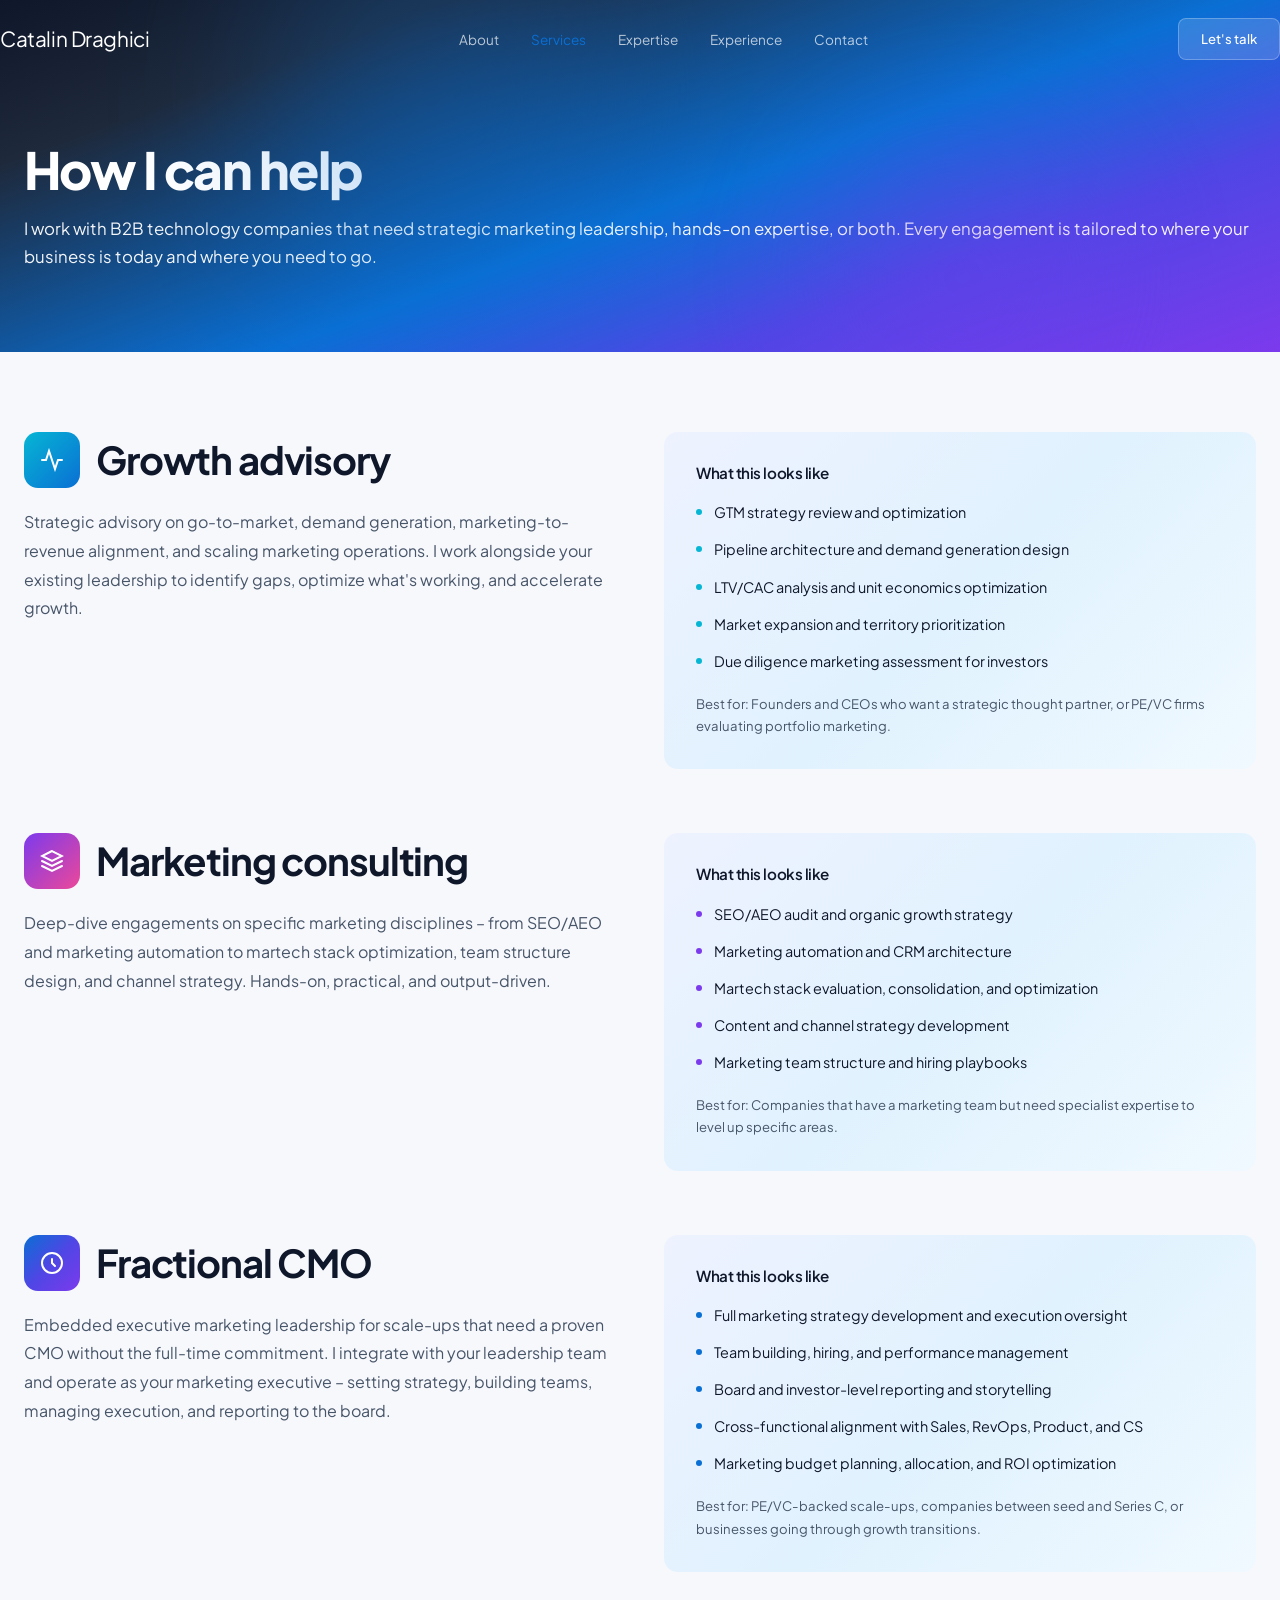
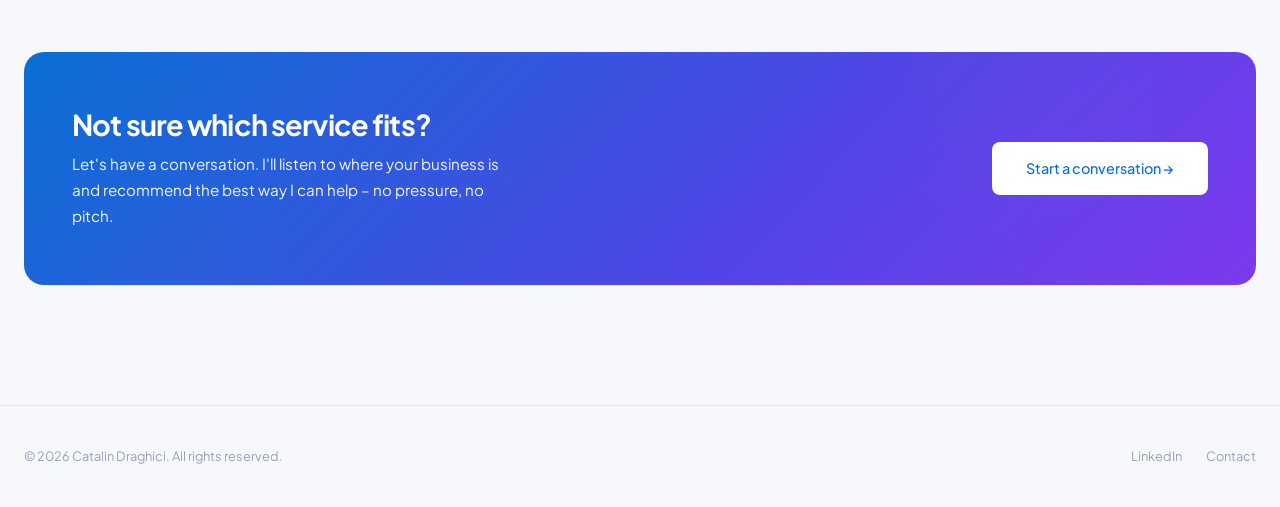
<file: services.html>
<!DOCTYPE html>
<html lang="en">
<head>
  <!-- Google tag (gtag.js) -->
  <script async src="https://www.googletagmanager.com/gtag/js?id=G-FLWECK4TRM"></script>
  <script>
    window.dataLayer = window.dataLayer || [];
    function gtag(){dataLayer.push(arguments);}
    gtag('js', new Date());
    gtag('config', 'G-FLWECK4TRM');
  </script>
  <meta charset="UTF-8">
  <meta name="viewport" content="width=device-width, initial-scale=1.0">
  <title>Services – Catalin Draghici | Fractional CMO, Advisory &amp; Consulting</title>
  <meta name="description" content="Fractional CMO services, growth advisory, and marketing consulting for B2B SaaS and cybersecurity scale-ups. Strategic and hands-on marketing leadership.">
  <meta name="robots" content="index, follow">
  <link rel="icon" type="image/x-icon" href="favicon.ico">
  <link rel="icon" type="image/png" sizes="32x32" href="img/favicon-32.png">
  <link rel="icon" type="image/png" sizes="192x192" href="img/favicon-192.png">
  <link rel="apple-touch-icon" href="img/apple-touch-icon.png">
  <link rel="canonical" href="https://catalindraghici.com/services.html">

  <meta property="og:type" content="website">
  <meta property="og:title" content="Services – Catalin Draghici | Fractional CMO, Advisory & Consulting">
  <meta property="og:description" content="Fractional CMO services, growth advisory, and marketing consulting for B2B SaaS and cybersecurity scale-ups.">
  <meta property="og:url" content="https://catalindraghici.com/services.html">

  <!-- Service Schema -->
  <script type="application/ld+json">
  {
    "@context": "https://schema.org",
    "@type": "Service",
    "provider": {
      "@type": "Person",
      "name": "Catalin Draghici",
      "url": "https://catalindraghici.com"
    },
    "serviceType": ["Fractional CMO", "Marketing Advisory", "Marketing Consulting"],
    "areaServed": ["United Kingdom", "United States", "Europe", "Middle East"],
    "description": "Strategic and hands-on marketing leadership for B2B SaaS and cybersecurity companies."
  }
  </script>

  <link rel="stylesheet" href="css/style.css">
</head>
<body>

  <!-- ===== NAVIGATION ===== -->
  <nav class="nav scrolled" role="navigation" aria-label="Main navigation">
    <div class="container nav-inner">
      <a href="/" class="nav-name">Catalin Draghici</a>
      <div class="nav-links">
        <a href="about.html">About</a>
        <a href="services.html" style="color:var(--accent)">Services</a>
        <a href="/#expertise">Expertise</a>
        <a href="/#experience">Experience</a>
        <a href="contact.html">Contact</a>
      </div>
      <a href="contact.html" class="nav-cta">Let's talk</a>
      <button class="nav-toggle" aria-label="Toggle menu">
        <span></span><span></span><span></span>
      </button>
    </div>
  </nav>

  <!-- ===== PAGE HERO ===== -->
  <header class="page-hero">
    <div class="orb" style="width:350px;height:350px;background:#0A6FD4;top:-80px;left:20%;" aria-hidden="true"></div>
    <div class="orb" style="width:250px;height:250px;background:#7C3AED;bottom:-50px;right:15%;" aria-hidden="true"></div>
    <div class="container">
      <h1>How I can help</h1>
      <p>I work with B2B technology companies that need strategic marketing leadership, hands-on expertise, or both. Every engagement is tailored to where your business is today and where you need to go.</p>
    </div>
  </header>

  <!-- ===== SERVICES DETAIL ===== -->
  <section class="section">
    <div class="container">

      <!-- Service 1: Growth Advisory -->
      <div class="fade-in" style="display:grid; grid-template-columns:1fr 1fr; gap:48px; align-items:start; margin-bottom:64px;">
        <div>
          <div style="display:flex;align-items:center;gap:16px;margin-bottom:20px;">
            <div style="display:inline-flex;align-items:center;justify-content:center;width:56px;height:56px;border-radius:14px;background:var(--grad-cyan);flex-shrink:0;">
              <svg width="24" height="24" viewBox="0 0 24 24" fill="none" stroke="white" stroke-width="2" stroke-linecap="round"><path d="M22 12h-4l-3 9L9 3l-3 9H2"/></svg>
            </div>
            <h2 style="margin:0;">Growth advisory</h2>
          </div>
          <p style="line-height:1.8;">Strategic advisory on go-to-market, demand generation, marketing-to-revenue alignment, and scaling marketing operations. I work alongside your existing leadership to identify gaps, optimize what's working, and accelerate growth.</p>
        </div>
        <div style="background:var(--grad-subtle); border-radius:var(--radius); padding:32px;">
          <h3 style="font-family:var(--fb); font-size:0.95rem; font-weight:600; color:var(--text-h); margin-bottom:20px;">What this looks like</h3>
          <div style="display:flex; flex-direction:column; gap:14px;">
            <div style="display:flex;gap:12px;align-items:flex-start;">
              <div style="width:6px;height:6px;border-radius:50%;background:var(--accent3);flex-shrink:0;margin-top:8px;"></div>
              <span style="font-size:0.9rem;line-height:1.6;color:var(--text-h);">GTM strategy review and optimization</span>
            </div>
            <div style="display:flex;gap:12px;align-items:flex-start;">
              <div style="width:6px;height:6px;border-radius:50%;background:var(--accent3);flex-shrink:0;margin-top:8px;"></div>
              <span style="font-size:0.9rem;line-height:1.6;color:var(--text-h);">Pipeline architecture and demand generation design</span>
            </div>
            <div style="display:flex;gap:12px;align-items:flex-start;">
              <div style="width:6px;height:6px;border-radius:50%;background:var(--accent3);flex-shrink:0;margin-top:8px;"></div>
              <span style="font-size:0.9rem;line-height:1.6;color:var(--text-h);">LTV/CAC analysis and unit economics optimization</span>
            </div>
            <div style="display:flex;gap:12px;align-items:flex-start;">
              <div style="width:6px;height:6px;border-radius:50%;background:var(--accent3);flex-shrink:0;margin-top:8px;"></div>
              <span style="font-size:0.9rem;line-height:1.6;color:var(--text-h);">Market expansion and territory prioritization</span>
            </div>
            <div style="display:flex;gap:12px;align-items:flex-start;">
              <div style="width:6px;height:6px;border-radius:50%;background:var(--accent3);flex-shrink:0;margin-top:8px;"></div>
              <span style="font-size:0.9rem;line-height:1.6;color:var(--text-h);">Due diligence marketing assessment for investors</span>
            </div>
          </div>
          <p style="font-size:0.82rem; color:var(--text-b); margin-top:20px;">Best for: Founders and CEOs who want a strategic thought partner, or PE/VC firms evaluating portfolio marketing.</p>
        </div>
      </div>

      <!-- Service 2: Marketing Consulting -->
      <div class="fade-in" style="display:grid; grid-template-columns:1fr 1fr; gap:48px; align-items:start; margin-bottom:64px;">
        <div>
          <div style="display:flex;align-items:center;gap:16px;margin-bottom:20px;">
            <div style="display:inline-flex;align-items:center;justify-content:center;width:56px;height:56px;border-radius:14px;background:var(--grad-purple);flex-shrink:0;">
              <svg width="24" height="24" viewBox="0 0 24 24" fill="none" stroke="white" stroke-width="2" stroke-linecap="round"><path d="M12 2L2 7l10 5 10-5-10-5z"/><path d="M2 17l10 5 10-5"/><path d="M2 12l10 5 10-5"/></svg>
            </div>
            <h2 style="margin:0;">Marketing consulting</h2>
          </div>
          <p style="line-height:1.8;">Deep-dive engagements on specific marketing disciplines – from SEO/AEO and marketing automation to martech stack optimization, team structure design, and channel strategy. Hands-on, practical, and output-driven.</p>
        </div>
        <div style="background:var(--grad-subtle); border-radius:var(--radius); padding:32px;">
          <h3 style="font-family:var(--fb); font-size:0.95rem; font-weight:600; color:var(--text-h); margin-bottom:20px;">What this looks like</h3>
          <div style="display:flex; flex-direction:column; gap:14px;">
            <div style="display:flex;gap:12px;align-items:flex-start;">
              <div style="width:6px;height:6px;border-radius:50%;background:var(--accent4);flex-shrink:0;margin-top:8px;"></div>
              <span style="font-size:0.9rem;line-height:1.6;color:var(--text-h);">SEO/AEO audit and organic growth strategy</span>
            </div>
            <div style="display:flex;gap:12px;align-items:flex-start;">
              <div style="width:6px;height:6px;border-radius:50%;background:var(--accent4);flex-shrink:0;margin-top:8px;"></div>
              <span style="font-size:0.9rem;line-height:1.6;color:var(--text-h);">Marketing automation and CRM architecture</span>
            </div>
            <div style="display:flex;gap:12px;align-items:flex-start;">
              <div style="width:6px;height:6px;border-radius:50%;background:var(--accent4);flex-shrink:0;margin-top:8px;"></div>
              <span style="font-size:0.9rem;line-height:1.6;color:var(--text-h);">Martech stack evaluation, consolidation, and optimization</span>
            </div>
            <div style="display:flex;gap:12px;align-items:flex-start;">
              <div style="width:6px;height:6px;border-radius:50%;background:var(--accent4);flex-shrink:0;margin-top:8px;"></div>
              <span style="font-size:0.9rem;line-height:1.6;color:var(--text-h);">Content and channel strategy development</span>
            </div>
            <div style="display:flex;gap:12px;align-items:flex-start;">
              <div style="width:6px;height:6px;border-radius:50%;background:var(--accent4);flex-shrink:0;margin-top:8px;"></div>
              <span style="font-size:0.9rem;line-height:1.6;color:var(--text-h);">Marketing team structure and hiring playbooks</span>
            </div>
          </div>
          <p style="font-size:0.82rem; color:var(--text-b); margin-top:20px;">Best for: Companies that have a marketing team but need specialist expertise to level up specific areas.</p>
        </div>
      </div>

      <!-- Service 3: Fractional CMO (now last) -->
      <div class="fade-in" style="display:grid; grid-template-columns:1fr 1fr; gap:48px; align-items:start;">
        <div>
          <div style="display:flex;align-items:center;gap:16px;margin-bottom:20px;">
            <div style="display:inline-flex;align-items:center;justify-content:center;width:56px;height:56px;border-radius:14px;background:var(--grad-btn);flex-shrink:0;">
              <svg width="24" height="24" viewBox="0 0 24 24" fill="none" stroke="white" stroke-width="2" stroke-linecap="round"><circle cx="12" cy="12" r="10"/><path d="M12 8v4l3 3"/></svg>
            </div>
            <h2 style="margin:0;">Fractional CMO</h2>
          </div>
          <p style="line-height:1.8;">Embedded executive marketing leadership for scale-ups that need a proven CMO without the full-time commitment. I integrate with your leadership team and operate as your marketing executive – setting strategy, building teams, managing execution, and reporting to the board.</p>
        </div>
        <div style="background:var(--grad-subtle); border-radius:var(--radius); padding:32px;">
          <h3 style="font-family:var(--fb); font-size:0.95rem; font-weight:600; color:var(--text-h); margin-bottom:20px;">What this looks like</h3>
          <div style="display:flex; flex-direction:column; gap:14px;">
            <div style="display:flex;gap:12px;align-items:flex-start;">
              <div style="width:6px;height:6px;border-radius:50%;background:var(--accent);flex-shrink:0;margin-top:8px;"></div>
              <span style="font-size:0.9rem;line-height:1.6;color:var(--text-h);">Full marketing strategy development and execution oversight</span>
            </div>
            <div style="display:flex;gap:12px;align-items:flex-start;">
              <div style="width:6px;height:6px;border-radius:50%;background:var(--accent);flex-shrink:0;margin-top:8px;"></div>
              <span style="font-size:0.9rem;line-height:1.6;color:var(--text-h);">Team building, hiring, and performance management</span>
            </div>
            <div style="display:flex;gap:12px;align-items:flex-start;">
              <div style="width:6px;height:6px;border-radius:50%;background:var(--accent);flex-shrink:0;margin-top:8px;"></div>
              <span style="font-size:0.9rem;line-height:1.6;color:var(--text-h);">Board and investor-level reporting and storytelling</span>
            </div>
            <div style="display:flex;gap:12px;align-items:flex-start;">
              <div style="width:6px;height:6px;border-radius:50%;background:var(--accent);flex-shrink:0;margin-top:8px;"></div>
              <span style="font-size:0.9rem;line-height:1.6;color:var(--text-h);">Cross-functional alignment with Sales, RevOps, Product, and CS</span>
            </div>
            <div style="display:flex;gap:12px;align-items:flex-start;">
              <div style="width:6px;height:6px;border-radius:50%;background:var(--accent);flex-shrink:0;margin-top:8px;"></div>
              <span style="font-size:0.9rem;line-height:1.6;color:var(--text-h);">Marketing budget planning, allocation, and ROI optimization</span>
            </div>
          </div>
          <p style="font-size:0.82rem; color:var(--text-b); margin-top:20px;">Best for: PE/VC-backed scale-ups, companies between seed and Series C, or businesses going through growth transitions.</p>
        </div>
      </div>

    </div>
  </section>

  <!-- ===== CTA ===== -->
  <section class="section" style="padding-top:0;">
    <div class="container">
      <div class="cta-band">
        <div class="orb cta-orb-1" aria-hidden="true"></div>
        <div class="orb cta-orb-2" aria-hidden="true"></div>
        <div class="cta-text">
          <h2>Not sure which service fits?</h2>
          <p>Let's have a conversation. I'll listen to where your business is and recommend the best way I can help – no pressure, no pitch.</p>
        </div>
        <a href="contact.html" class="btn-cta">Start a conversation &rarr;</a>
      </div>
    </div>
  </section>

  <!-- ===== FOOTER ===== -->
  <footer class="footer">
    <div class="container footer-inner">
      <span class="footer-copy">&copy; 2026 Catalin Draghici. All rights reserved.</span>
      <div class="footer-links">
        <a href="https://www.linkedin.com/in/catalin-draghici-37845a42/" target="_blank" rel="noopener">LinkedIn</a>
        <a href="contact.html">Contact</a>
      </div>
    </div>
  </footer>

  <script src="js/main.js"></script>
</body>
</html>
</file>
<file: css/style.css>
/* ============================================================
   CATALIN DRAGHICI — Personal Brand Site
   Design: Vibrant gradients, dashboard aesthetic, light theme
   ============================================================ */

/* --- Google Fonts --- */
@import url('https://fonts.googleapis.com/css2?family=Plus+Jakarta+Sans:ital,wght@0,300;0,400;0,500;0,600;0,700;0,800;1,400&display=swap');

/* --- CSS Variables --- */
:root {
  --bg: #F7F8FC;
  --surface: #FFFFFF;
  --surface-alt: #F1F5F9;
  --accent: #0A6FD4;
  --accent-dark: #0855A5;
  --accent2: #4F46E5;
  --accent3: #06B6D4;
  --accent4: #7C3AED;
  --accent5: #0D9488;
  --grad-hero: linear-gradient(160deg, #0F172A 0%, #1E293B 20%, #0A6FD4 55%, #4F46E5 75%, #7C3AED 100%);
  --grad-btn: linear-gradient(135deg, #0A6FD4 0%, #4F46E5 50%, #7C3AED 100%);
  --grad-cyan: linear-gradient(135deg, #06B6D4 0%, #0A6FD4 100%);
  --grad-purple: linear-gradient(135deg, #7C3AED 0%, #EC4899 100%);
  --grad-teal: linear-gradient(135deg, #0D9488 0%, #06B6D4 100%);
  --grad-subtle: linear-gradient(135deg, #EEF2FF 0%, #E0F2FE 50%, #F0F9FF 100%);
  --grad-cta: linear-gradient(135deg, #0A6FD4 0%, #4F46E5 60%, #7C3AED 100%);
  --text-h: #0F172A;
  --text-b: #475569;
  --text-m: #94A3B8;
  --text-light: rgba(255,255,255,0.75);
  --border: rgba(15,23,42,0.06);
  --border-strong: rgba(15,23,42,0.1);
  --glass: rgba(255,255,255,0.12);
  --glass-border: rgba(255,255,255,0.18);
  --fd: 'Plus Jakarta Sans', -apple-system, sans-serif;
  --fb: 'Plus Jakarta Sans', -apple-system, sans-serif;
  --radius: 14px;
  --radius-sm: 8px;
  --radius-lg: 20px;
  --shadow-sm: 0 1px 3px rgba(15,23,42,0.04), 0 1px 2px rgba(15,23,42,0.02);
  --shadow-md: 0 4px 16px rgba(15,23,42,0.06), 0 1px 3px rgba(15,23,42,0.04);
  --shadow-lg: 0 12px 40px rgba(15,23,42,0.08);
  --transition: 0.25s cubic-bezier(0.4, 0, 0.2, 1);
}

/* --- Reset & Base --- */
*, *::before, *::after { margin: 0; padding: 0; box-sizing: border-box; }
html { scroll-behavior: smooth; -webkit-font-smoothing: antialiased; -moz-osx-font-smoothing: grayscale; }
body { font-family: var(--fb); color: var(--text-b); background: var(--bg); line-height: 1.7; font-size: 16px; }
img { max-width: 100%; height: auto; display: block; }
a { text-decoration: none; color: inherit; transition: color var(--transition); }
ul { list-style: none; }

/* --- Container --- */
.container { max-width: 1320px; margin: 0 auto; padding: 0 24px; }

/* --- Typography --- */
h1, h2, h3, h4 { font-family: var(--fd); color: var(--text-h); letter-spacing: -0.03em; line-height: 1.15; font-weight: 700; }
h1 { font-size: clamp(2.2rem, 5vw, 3.2rem); font-weight: 800; }
h2 { font-size: clamp(1.8rem, 3.5vw, 2.4rem); font-weight: 700; }
h3 { font-size: 1.25rem; }
.section-tag { font-family: var(--fb); font-size: 0.7rem; letter-spacing: 0.14em; text-transform: uppercase; color: var(--accent); font-weight: 600; margin-bottom: 12px; display: inline-block; }
.section-sub { font-size: 1.05rem; color: var(--text-b); max-width: 560px; margin-bottom: 40px; line-height: 1.7; }

/* --- Navigation --- */
.nav { position: fixed; top: 0; left: 0; right: 0; z-index: 100; transition: background var(--transition), box-shadow var(--transition); }
.nav.scrolled { background: rgba(255,255,255,0.92); backdrop-filter: blur(16px); -webkit-backdrop-filter: blur(16px); box-shadow: var(--shadow-sm); }
.nav-inner { display: flex; align-items: center; justify-content: space-between; padding: 18px 0; }
.nav-name { font-family: var(--fd); font-size: 1.3rem; color: white; letter-spacing: -0.02em; transition: color var(--transition); }
.nav.scrolled .nav-name { color: var(--text-h); }
.nav-links { display: flex; gap: 32px; align-items: center; }
.nav-links a { font-size: 0.85rem; font-weight: 400; color: rgba(255,255,255,0.7); transition: color var(--transition); }
.nav-links a:hover { color: white; }
.nav.scrolled .nav-links a { color: var(--text-m); }
.nav.scrolled .nav-links a:hover { color: var(--text-h); }
.nav-cta { font-size: 0.82rem; font-weight: 500; background: rgba(255,255,255,0.15); color: white; border: 1px solid rgba(255,255,255,0.25); padding: 9px 22px; border-radius: var(--radius-sm); transition: all var(--transition); backdrop-filter: blur(4px); cursor: pointer; }
.nav-cta:hover { background: rgba(255,255,255,0.25); }
.nav.scrolled .nav-cta { background: var(--grad-btn); color: white; border-color: transparent; }

/* Mobile menu toggle */
.nav-toggle { display: none; background: none; border: none; cursor: pointer; padding: 4px; }
.nav-toggle span { display: block; width: 22px; height: 2px; background: white; margin: 5px 0; transition: all var(--transition); border-radius: 1px; }
.nav.scrolled .nav-toggle span { background: var(--text-h); }

/* --- Hero --- */
.hero { position: relative; overflow: hidden; min-height: 600px; display: flex; align-items: center; }
.hero-gradient { position: absolute; inset: 0; background: var(--grad-hero); z-index: 0; }
.hero-orbs { position: absolute; inset: 0; z-index: 1; overflow: hidden; pointer-events: none; }
.orb { position: absolute; border-radius: 50%; filter: blur(80px); opacity: 0.3; }
.orb-1 { width: 400px; height: 400px; background: #06B6D4; top: -100px; right: 15%; animation: orbFloat 12s ease-in-out infinite; }
.orb-2 { width: 280px; height: 280px; background: #7C3AED; bottom: -60px; left: 8%; animation: orbFloat 10s ease-in-out infinite reverse; }
.orb-3 { width: 320px; height: 320px; background: #0A6FD4; top: 30%; right: -80px; animation: orbFloat 14s ease-in-out infinite 2s; }
@keyframes orbFloat {
  0%, 100% { transform: translate(0, 0); }
  33% { transform: translate(20px, -15px); }
  66% { transform: translate(-15px, 10px); }
}
.hero-content { position: relative; z-index: 5; display: grid; grid-template-columns: 1fr 1fr; gap: 48px; padding: 120px 0 80px; align-items: center; }
.hero-tag { font-family: var(--fb); font-size: 0.7rem; letter-spacing: 0.14em; text-transform: uppercase; color: rgba(255,255,255,0.85); font-weight: 500; margin-bottom: 16px; }
.hero h1 { color: #FFFFFF; margin-bottom: 20px; }
.hero h1 em { font-style: normal; color: #7DD3FC; font-weight: 800; }
.hero-sub { font-size: 1.05rem; color: rgba(255,255,255,0.95); line-height: 1.75; margin-bottom: 32px; max-width: 560px; }
.hero-btns { display: flex; gap: 14px; flex-wrap: wrap; align-items: center; margin-top: 8px; }
.btn-white { font-family: var(--fb); font-size: 0.9rem; font-weight: 700; background: linear-gradient(135deg, #EF4444, #DC2626); color: #FFFFFF; border: none; padding: 14px 32px; border-radius: var(--radius-sm); cursor: pointer; transition: all var(--transition); box-shadow: 0 4px 20px rgba(239,68,68,0.4); letter-spacing: -0.01em; }
.btn-white:hover { transform: translateY(-2px); box-shadow: 0 8px 28px rgba(239,68,68,0.5); }
.btn-outline { font-family: var(--fb); font-size: 0.9rem; font-weight: 600; background: transparent; color: #FFFFFF; border: 2px solid #EF4444; padding: 13px 32px; border-radius: var(--radius-sm); cursor: pointer; transition: all var(--transition); letter-spacing: -0.01em; }
.btn-outline:hover { background: rgba(239,68,68,0.15); transform: translateY(-2px); }

/* Hero photo area */
.hero-photo-wrap { position: relative; display: flex; justify-content: center; align-items: center; }
.hero-photo { width: 100%; max-width: 400px; aspect-ratio: 4/5; border-radius: 20px; overflow: hidden; background: linear-gradient(180deg, rgba(255,255,255,0.08) 0%, rgba(255,255,255,0.02) 100%); border: 1px solid rgba(255,255,255,0.12); position: relative; }
.hero-photo img { width: 100%; height: 100%; object-fit: cover; }
.hero-photo-placeholder { position: absolute; inset: 0; display: flex; flex-direction: column; align-items: center; justify-content: center; gap: 8px; color: rgba(255,255,255,0.3); font-size: 0.85rem; }

/* Floating dashboard cards on hero */
.float-card { position: absolute; background: rgba(255,255,255,0.18); backdrop-filter: blur(20px); -webkit-backdrop-filter: blur(20px); border: 1px solid rgba(255,255,255,0.25); border-radius: 12px; padding: 14px 18px; z-index: 6; animation: floatCard 6s ease-in-out infinite; }
.float-card.fc-1 { bottom: 40px; left: -30px; animation-delay: 0s; }
.float-card.fc-2 { top: 20px; right: -20px; animation-delay: 2s; }
.float-card.fc-3 { top: 50%; right: -40px; animation-delay: 4s; }
@keyframes floatCard {
  0%, 100% { transform: translateY(0); }
  50% { transform: translateY(-8px); }
}
.fc-label { font-size: 0.62rem; color: #FFFFFF; letter-spacing: 0.08em; text-transform: uppercase; font-weight: 600; }
.fc-value { font-family: var(--fd); font-size: 1.15rem; color: #FFFFFF; margin-top: 2px; font-weight: 700; }
.fc-bar { display: flex; gap: 3px; margin-top: 8px; }
.fc-bar-seg { height: 4px; border-radius: 2px; }
.fc-dots { display: flex; gap: 4px; margin-top: 8px; }
.fc-dot { width: 8px; height: 8px; border-radius: 50%; opacity: 1; }

/* --- Expertise Cards Row --- */
.expertise-row { display: grid; grid-template-columns: repeat(4, 1fr); gap: 16px; padding: 40px 0; margin-top: -40px; position: relative; z-index: 10; }
.exp-card { background: var(--surface); border-radius: var(--radius); padding: 28px 22px; border: 0.5px solid var(--border); position: relative; overflow: hidden; transition: all var(--transition); text-align: center; }
.exp-card:hover { transform: translateY(-3px); box-shadow: var(--shadow-md); }
.exp-card::before { content: ''; position: absolute; top: 0; left: 0; right: 0; height: 3px; }
.exp-card:nth-child(1)::before { background: var(--grad-btn); }
.exp-card:nth-child(2)::before { background: var(--grad-cyan); }
.exp-card:nth-child(3)::before { background: var(--grad-teal); }
.exp-card:nth-child(4)::before { background: var(--grad-purple); }
.exp-card-icon { width: 42px; height: 42px; border-radius: 10px; display: flex; align-items: center; justify-content: center; margin: 0 auto 16px; font-size: 1.1rem; color: white; }
.exp-card-icon.i1 { background: var(--grad-btn); }
.exp-card-icon.i2 { background: var(--grad-cyan); }
.exp-card-icon.i3 { background: var(--grad-teal); }
.exp-card-icon.i4 { background: var(--grad-purple); }
.exp-card h3 { font-family: var(--fb); font-size: 0.95rem; font-weight: 600; color: var(--text-h); margin-bottom: 6px; }
.exp-card p { font-size: 0.82rem; color: var(--text-m); line-height: 1.55; }

/* --- Section Spacing --- */
.section { padding: 80px 0; }
.section-alt { background: var(--grad-subtle); }

/* --- Services Grid --- */
.services-grid { display: grid; grid-template-columns: repeat(3, 1fr); gap: 20px; }
.svc-card { background: var(--surface); border-radius: var(--radius); padding: 32px 28px; border: 0.5px solid var(--border); transition: all var(--transition); position: relative; }
.svc-card:hover { transform: translateY(-3px); box-shadow: var(--shadow-md); border-color: rgba(10,111,212,0.15); }
.svc-icon { width: 48px; height: 48px; border-radius: 12px; display: flex; align-items: center; justify-content: center; margin-bottom: 20px; font-size: 1.2rem; color: white; }
.svc-card h3 { font-family: var(--fb); font-weight: 600; font-size: 1.05rem; color: var(--text-h); margin-bottom: 10px; }
.svc-card p { font-size: 0.9rem; line-height: 1.65; }

/* --- Capabilities / What I Drive --- */
.capabilities-grid { display: grid; grid-template-columns: repeat(2, 1fr); gap: 16px; }
.cap-item { display: flex; align-items: flex-start; gap: 16px; background: var(--surface); border-radius: var(--radius); padding: 24px; border: 0.5px solid var(--border); transition: all var(--transition); }
.cap-item:hover { box-shadow: var(--shadow-sm); border-color: var(--border-strong); }
.cap-dot { width: 10px; height: 10px; border-radius: 50%; flex-shrink: 0; margin-top: 6px; }
.cap-item:nth-child(1) .cap-dot { background: var(--accent); }
.cap-item:nth-child(2) .cap-dot { background: var(--accent2); }
.cap-item:nth-child(3) .cap-dot { background: var(--accent3); }
.cap-item:nth-child(4) .cap-dot { background: var(--accent4); }
.cap-item:nth-child(5) .cap-dot { background: var(--accent5); }
.cap-item:nth-child(6) .cap-dot { background: #EC4899; }
.cap-item:nth-child(7) .cap-dot { background: #F59E0B; }
.cap-item:nth-child(8) .cap-dot { background: #EF4444; }
.cap-item h4 { font-family: var(--fb); font-weight: 600; font-size: 0.95rem; color: var(--text-h); margin-bottom: 4px; }
.cap-item p { font-size: 0.82rem; color: var(--text-m); line-height: 1.55; }

/* --- Experience Timeline --- */
.timeline { position: relative; padding-left: 28px; }
.timeline::before { content: ''; position: absolute; left: 0; top: 8px; bottom: 8px; width: 2px; background: linear-gradient(180deg, var(--accent), var(--accent2), var(--accent4)); border-radius: 1px; }
.timeline-item { position: relative; padding: 0 0 40px 28px; }
.timeline-item:last-child { padding-bottom: 0; }
.timeline-item::before { content: ''; position: absolute; left: -34px; top: 6px; width: 14px; height: 14px; border-radius: 50%; border: 3px solid var(--accent); background: var(--bg); z-index: 2; }
.timeline-item:nth-child(2)::before { border-color: var(--accent2); }
.timeline-item:nth-child(3)::before { border-color: var(--accent3); }
.timeline-item:nth-child(4)::before { border-color: var(--accent4); }
.timeline-role { font-family: var(--fb); font-size: 1.05rem; font-weight: 600; color: var(--text-h); }
.timeline-co { font-size: 0.95rem; color: var(--accent); margin-top: 2px; }
.timeline-date { font-size: 0.78rem; color: var(--text-m); margin-top: 2px; }
.timeline-desc { font-size: 0.9rem; color: var(--text-b); line-height: 1.65; margin-top: 10px; max-width: 520px; }

/* --- CTA Band --- */
.cta-band { background: var(--grad-cta); border-radius: var(--radius-lg); padding: 56px 48px; display: flex; align-items: center; justify-content: space-between; gap: 32px; position: relative; overflow: hidden; margin: 0 0 40px; }
.cta-band .orb { position: absolute; border-radius: 50%; background: rgba(255,255,255,0.06); filter: blur(50px); }
.cta-orb-1 { width: 250px; height: 250px; top: -80px; right: 100px; }
.cta-orb-2 { width: 180px; height: 180px; bottom: -60px; left: 60px; }
.cta-text { position: relative; z-index: 2; }
.cta-text h2 { color: white; margin-bottom: 10px; font-size: 1.8rem; }
.cta-text p { color: rgba(255,255,255,0.95); font-size: 0.95rem; max-width: 440px; }
.btn-cta { position: relative; z-index: 2; font-family: var(--fb); font-size: 0.9rem; font-weight: 500; background: white; color: var(--accent); border: none; padding: 14px 34px; border-radius: var(--radius-sm); cursor: pointer; transition: all var(--transition); white-space: nowrap; }
.btn-cta:hover { transform: translateY(-1px); box-shadow: 0 8px 24px rgba(0,0,0,0.15); }

/* --- Contact Form --- */
.contact-grid { display: grid; grid-template-columns: 1fr 1fr; gap: 48px; align-items: start; }
.contact-info h3 { font-family: var(--fb); font-size: 1.1rem; font-weight: 600; color: var(--text-h); margin-bottom: 16px; }
.contact-info p { font-size: 0.9rem; line-height: 1.7; margin-bottom: 24px; }
.contact-detail { display: flex; align-items: center; gap: 12px; margin-bottom: 16px; font-size: 0.9rem; }
.contact-detail-icon { width: 36px; height: 36px; border-radius: 10px; background: var(--grad-subtle); display: flex; align-items: center; justify-content: center; font-size: 1rem; color: var(--accent); }
.form-card { background: var(--surface); border-radius: var(--radius); padding: 36px; border: 0.5px solid var(--border); box-shadow: var(--shadow-sm); }
.form-group { margin-bottom: 20px; }
.form-group label { display: block; font-size: 0.82rem; font-weight: 500; color: var(--text-h); margin-bottom: 6px; }
.form-group input,
.form-group textarea,
.form-group select { width: 100%; padding: 12px 16px; border: 1px solid var(--border-strong); border-radius: var(--radius-sm); font-family: var(--fb); font-size: 0.9rem; color: var(--text-h); background: var(--bg); transition: border-color var(--transition), box-shadow var(--transition); outline: none; }
.form-group input:focus,
.form-group textarea:focus,
.form-group select:focus { border-color: var(--accent); box-shadow: 0 0 0 3px rgba(10,111,212,0.1); }
.form-group textarea { resize: vertical; min-height: 120px; }
.form-row { display: grid; grid-template-columns: 1fr 1fr; gap: 16px; }
.btn-submit { font-family: var(--fb); font-size: 0.9rem; font-weight: 500; background: var(--grad-btn); color: white; border: none; padding: 14px 36px; border-radius: var(--radius-sm); cursor: pointer; transition: all var(--transition); width: 100%; }
.btn-submit:hover { transform: translateY(-1px); box-shadow: 0 6px 20px rgba(10,111,212,0.3); }
.btn-submit:disabled { opacity: 0.6; cursor: not-allowed; transform: none; }
.form-success { display: none; text-align: center; padding: 40px 20px; }
.form-success.show { display: block; }
.form-success h3 { font-family: var(--fb); color: var(--accent5); margin-bottom: 8px; }

/* --- Footer --- */
.footer { padding: 40px 0; border-top: 0.5px solid var(--border); }
.footer-inner { display: flex; justify-content: space-between; align-items: center; }
.footer-copy { font-size: 0.8rem; color: var(--text-m); }
.footer-links { display: flex; gap: 24px; }
.footer-links a { font-size: 0.8rem; color: var(--text-m); }
.footer-links a:hover { color: var(--accent); }

/* --- About Page Hero --- */
.page-hero { background: var(--grad-hero); padding: 140px 0 80px; position: relative; overflow: hidden; }
.page-hero .orb { position: absolute; border-radius: 50%; filter: blur(80px); opacity: 0.25; }
.page-hero h1 { color: white; margin-bottom: 16px; }
.page-hero p { color: rgba(255,255,255,0.95); font-size: 1.05rem; max-width: 100%; line-height: 1.7; }

/* --- Stats Row --- */
.stats-row { display: grid; grid-template-columns: repeat(4, 1fr); gap: 20px; margin: -40px 0 40px; position: relative; z-index: 10; }
.stat-card { background: var(--surface); border-radius: var(--radius); padding: 28px 24px; border: 0.5px solid var(--border); text-align: center; box-shadow: var(--shadow-sm); }
.stat-num { font-family: var(--fd); font-size: 2rem; color: var(--text-h); letter-spacing: -0.03em; }
.stat-label { font-size: 0.78rem; color: var(--text-m); margin-top: 4px; }

/* --- Martech Badge Grid --- */
.badge-grid { display: flex; flex-wrap: wrap; gap: 10px; }
.badge { display: inline-flex; align-items: center; gap: 6px; background: var(--surface); border: 0.5px solid var(--border); border-radius: 20px; padding: 8px 16px; font-size: 0.8rem; color: var(--text-b); transition: all var(--transition); }
.badge:hover { border-color: var(--accent); color: var(--accent); transform: translateY(-1px); }

/* --- Zig-Zag Journey Timeline --- */
.journey { position: relative; padding: 20px 0; }
.journey::before { content: ''; position: absolute; left: 50%; top: 0; bottom: 0; width: 2px; background: linear-gradient(180deg, var(--accent4), var(--accent2), var(--accent3), var(--accent)); transform: translateX(-50%); }
.journey-step { display: flex; align-items: flex-start; margin-bottom: 48px; position: relative; }
.journey-step:last-child { margin-bottom: 0; }
.journey-step:nth-child(odd) { flex-direction: row; }
.journey-step:nth-child(even) { flex-direction: row-reverse; }
.journey-card { width: calc(50% - 40px); background: var(--surface); border-radius: var(--radius); padding: 32px 28px; border: 0.5px solid var(--border); position: relative; transition: all var(--transition); box-shadow: var(--shadow-sm); }
.journey-card:hover { box-shadow: var(--shadow-md); transform: translateY(-3px); }
.journey-card::after { content: ''; position: absolute; top: 28px; width: 16px; height: 16px; background: var(--surface); border: 0.5px solid var(--border); transform: rotate(45deg); }
.journey-step:nth-child(odd) .journey-card::after { right: -9px; border-left: none; border-bottom: none; }
.journey-step:nth-child(even) .journey-card::after { left: -9px; border-right: none; border-top: none; }
.journey-dot { position: absolute; left: 50%; top: 32px; width: 16px; height: 16px; border-radius: 50%; border: 3px solid var(--accent); background: var(--bg); transform: translateX(-50%); z-index: 2; }
.journey-step:nth-child(2) .journey-dot { border-color: var(--accent2); }
.journey-step:nth-child(3) .journey-dot { border-color: var(--accent3); }
.journey-step:nth-child(4) .journey-dot { border-color: var(--accent4); }
.journey-num { font-family: var(--fd); font-size: 2.4rem; color: var(--border); position: absolute; top: -8px; right: 24px; opacity: 0.5; }
.journey-step:nth-child(even) .journey-num { right: auto; left: 24px; }

/* --- Animations --- */
.fade-in { opacity: 0; transform: translateY(20px); transition: opacity 0.6s ease, transform 0.6s ease; }
.fade-in.visible { opacity: 1; transform: translateY(0); }
.fade-in-delay-1 { transition-delay: 0.1s; }
.fade-in-delay-2 { transition-delay: 0.2s; }
.fade-in-delay-3 { transition-delay: 0.3s; }
.fade-in-delay-4 { transition-delay: 0.4s; }

/* --- Responsive --- */
@media (max-width: 1024px) {
  .hero-content { grid-template-columns: 1fr; text-align: center; }
  .hero-sub { margin-left: auto; margin-right: auto; }
  .hero-btns { justify-content: center; }
  .hero-photo-wrap { order: -1; margin-bottom: 20px; }
  .hero-photo { max-width: 280px; margin: 0 auto; }
  .float-card { display: none; }
  .expertise-row { grid-template-columns: repeat(2, 1fr); }
  .services-grid { grid-template-columns: repeat(2, 1fr); }
  .capabilities-grid { grid-template-columns: 1fr; }
  .contact-grid { grid-template-columns: 1fr; }
  .cta-band { flex-direction: column; text-align: center; padding: 40px 28px; }
  .cta-text p { margin: 0 auto; }
  .stats-row { grid-template-columns: repeat(2, 1fr); }
}
@media (max-width: 768px) {
  .nav-links { display: none; }
  .nav-toggle { display: block; }
  .nav-links.open { display: flex; flex-direction: column; position: absolute; top: 100%; left: 0; right: 0; background: white; padding: 20px 24px; gap: 16px; box-shadow: var(--shadow-md); }
  .nav-links.open a { color: var(--text-b); }
  .expertise-row { grid-template-columns: 1fr; margin-top: -20px; }
  .services-grid { grid-template-columns: 1fr; }
  .form-row { grid-template-columns: 1fr; }
  .footer-inner { flex-direction: column; gap: 16px; text-align: center; }
  .section { padding: 60px 0; }
  .journey::before { left: 16px; }
  .journey-step, .journey-step:nth-child(even) { flex-direction: row; }
  .journey-card { width: calc(100% - 48px); margin-left: 36px; }
  .journey-dot { left: 16px; transform: translateX(-50%); }
  .journey-card::after, .journey-step:nth-child(even) .journey-card::after { left: -9px; right: auto; border-right: none; border-top: none; border-left: 0.5px solid var(--border); border-bottom: 0.5px solid var(--border); }
  .journey-num { right: 16px !important; left: auto !important; }
}
</file>
